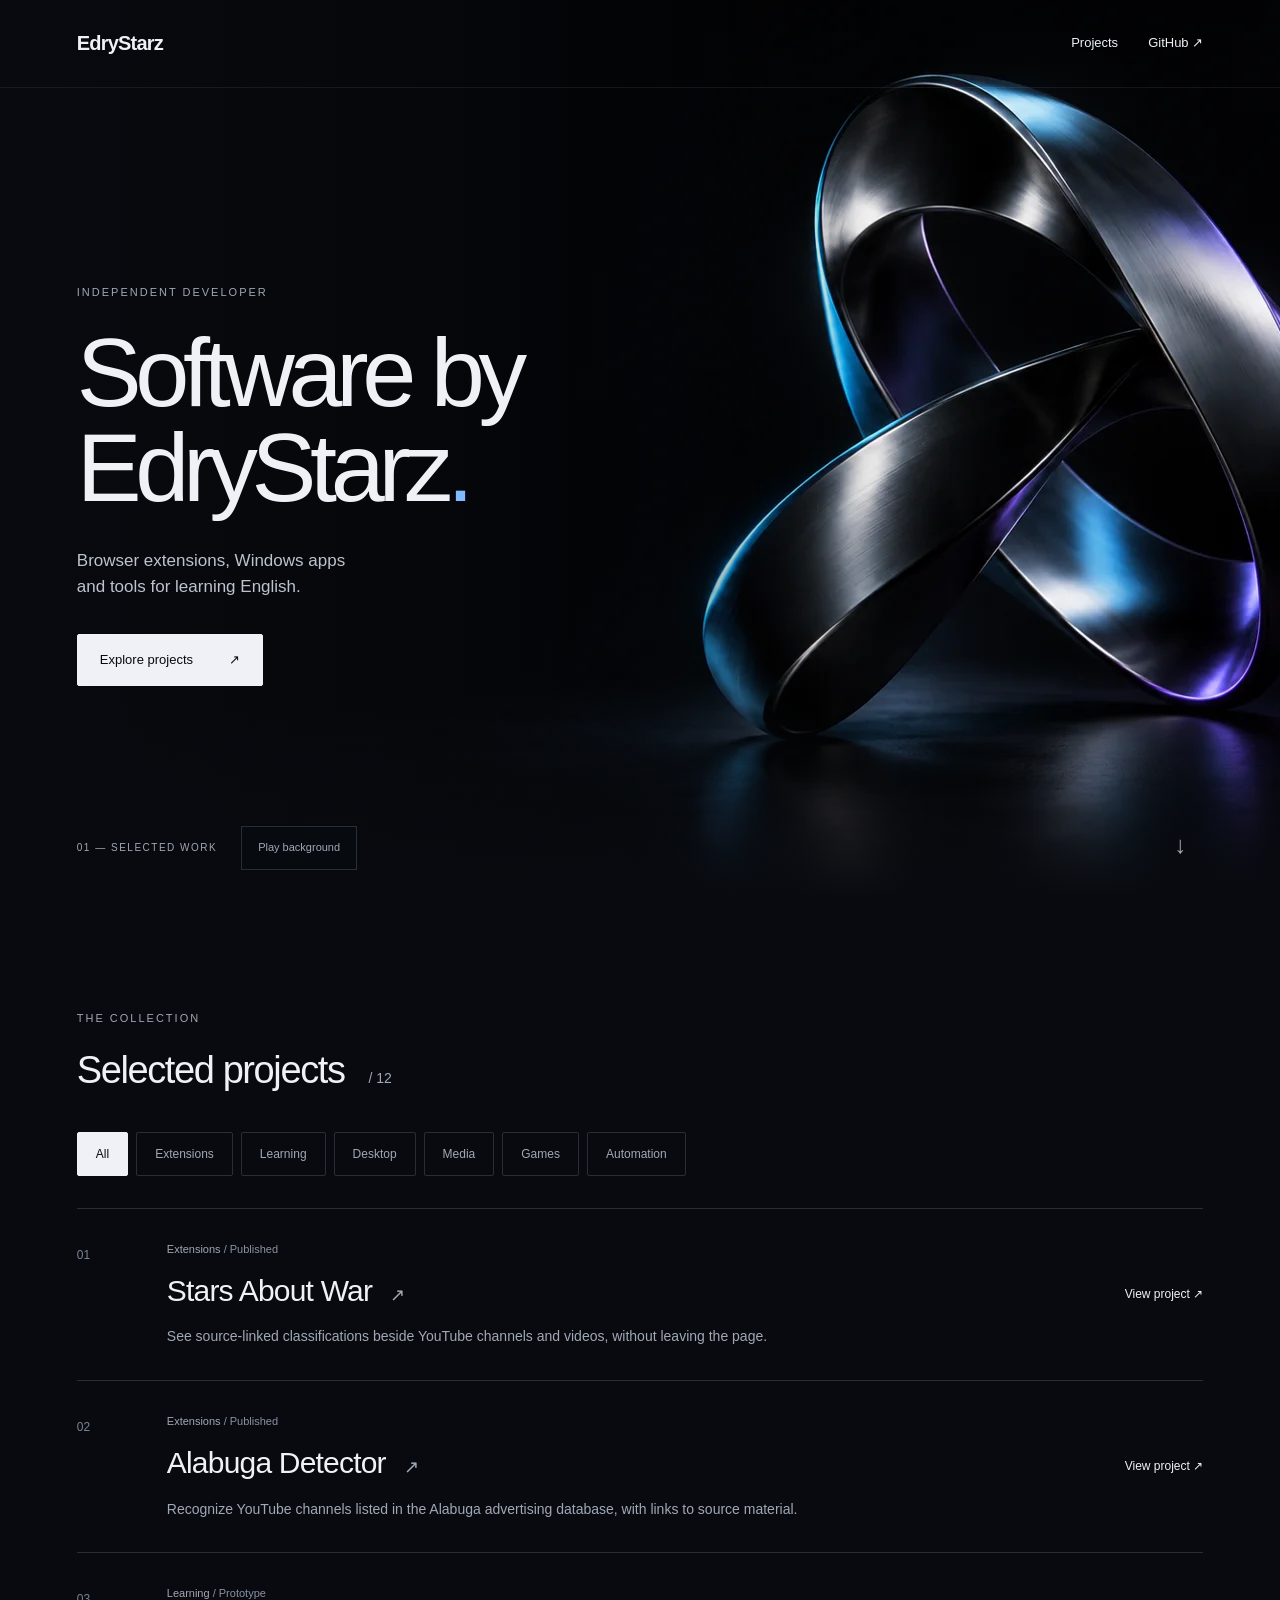
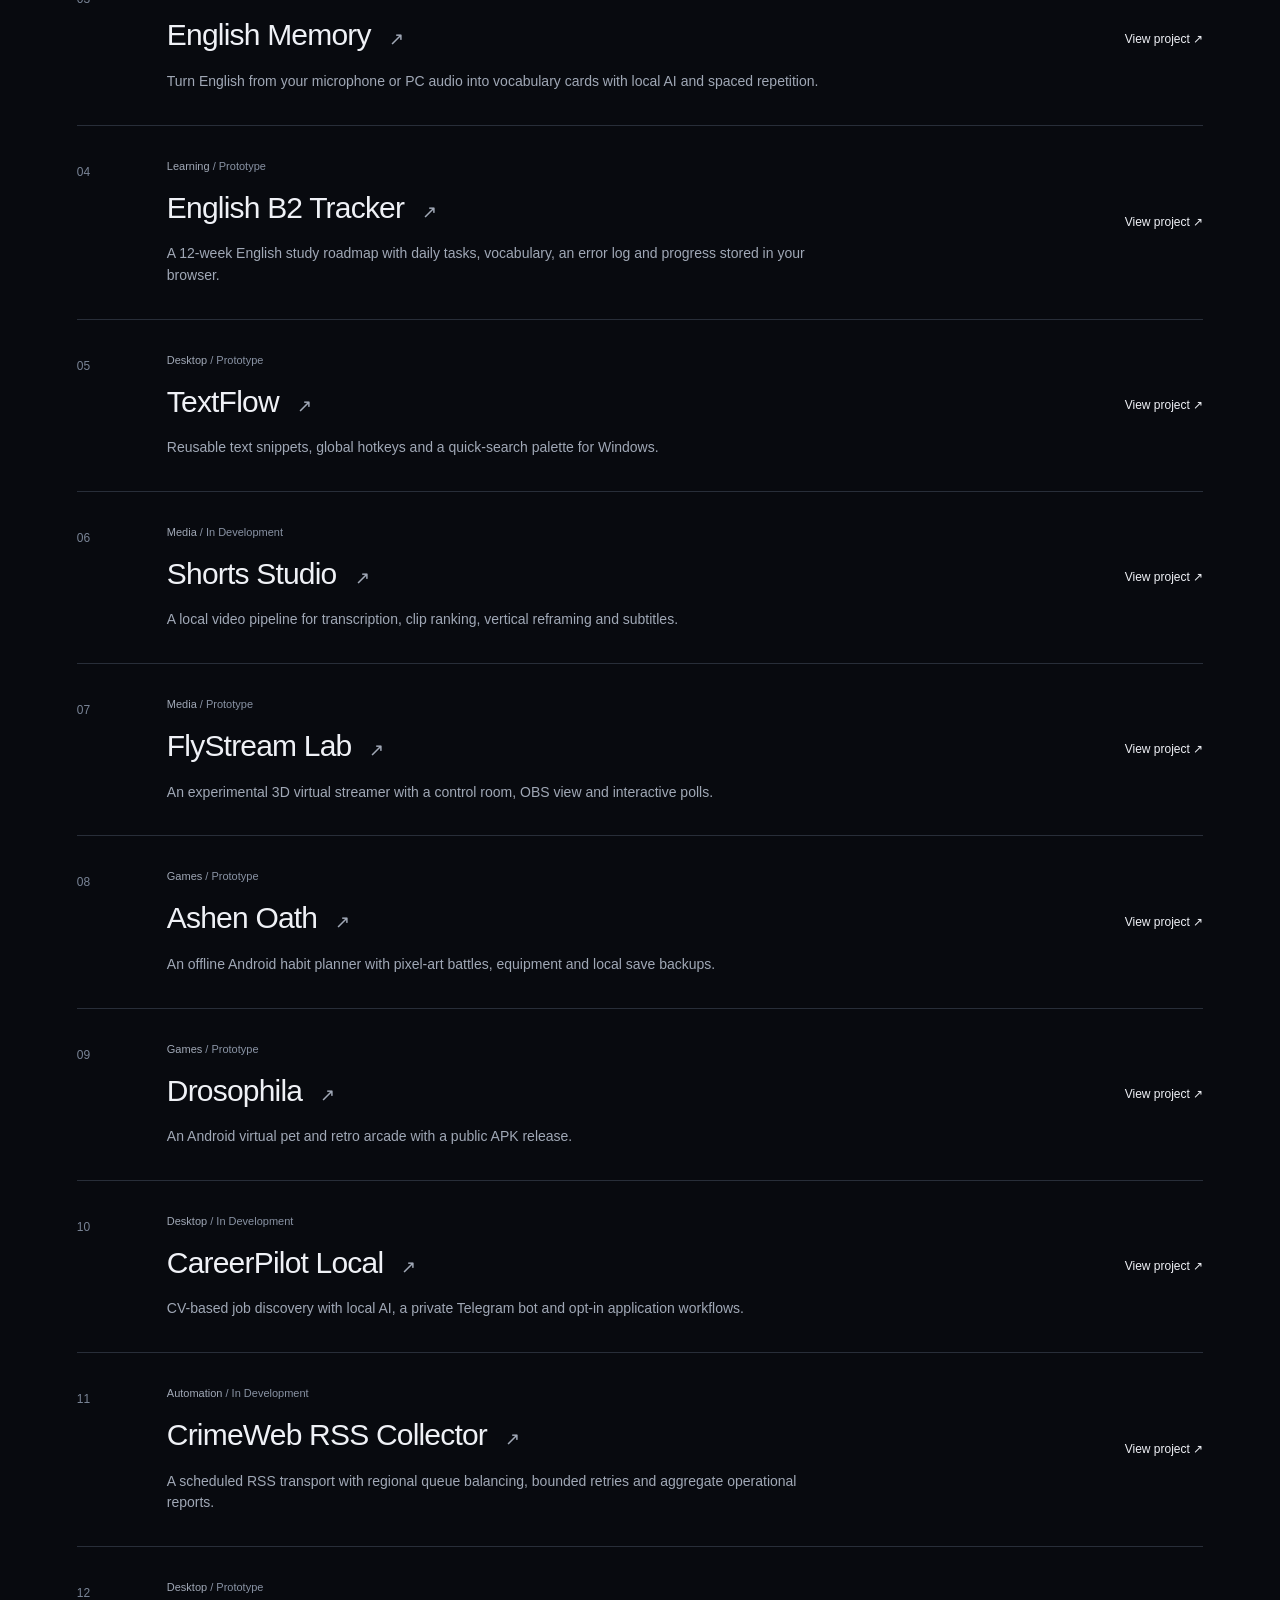
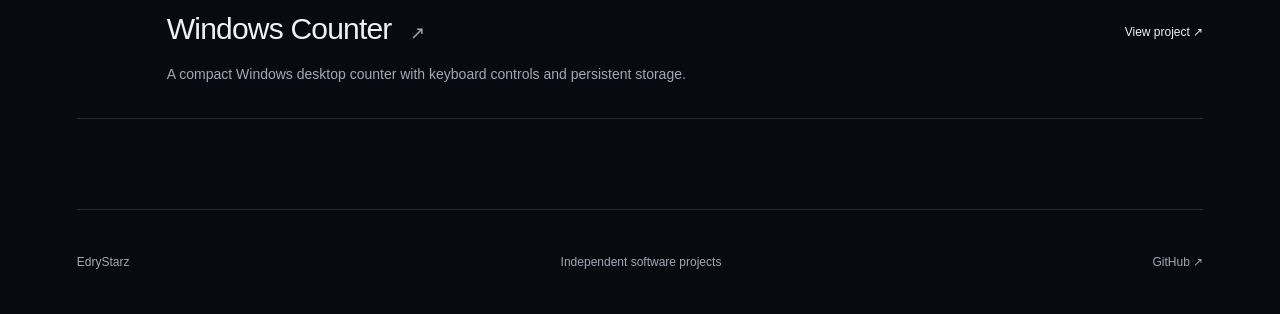
<file: index.html>
<!doctype html><html lang="en"><head><meta charset="utf-8"><meta name="viewport" content="width=device-width,initial-scale=1"><title>EdryStarz — software projects</title><meta name="description" content="Browser extensions, local AI learning tools and Windows utilities."><link rel="canonical" href="https://edrystarz.github.io/"><meta property="og:type" content="website"><meta property="og:title" content="EdryStarz — software projects"><meta property="og:description" content="Browser extensions, local AI learning tools and Windows utilities."><meta property="og:url" content="https://edrystarz.github.io/"><meta property="og:image" content="https://edrystarz.github.io/assets/overview.png"><meta property="og:image:width" content="1200"><meta property="og:image:height" content="630"><meta name="twitter:card" content="summary_large_image"><link rel="icon" href="/assets/favicon.svg" type="image/svg+xml"><link rel="stylesheet" href="/style.css"><script src="/script.js" defer></script></head><body><a class="skip" href="#main">Skip to content</a><header class="nav"><a class="brand" href="/">EdryStarz</a><nav aria-label="Main"><a href="/#projects">Projects</a><a href="https://github.com/EdryStarz">GitHub ↗</a></nav></header><main id="main"><section class="hero"><div class="hero-media" aria-hidden="true"><img src="/assets/hero-poster.webp" alt="" fetchpriority="high"><video muted loop playsinline preload="none" data-ambient-video></video></div><div class="hero-copy"><div class="eyebrow">INDEPENDENT DEVELOPER</div><h1>Software by<br>EdryStarz<span>.</span></h1><p>Browser extensions, Windows apps<br>and tools for learning English.</p><a class="button" href="#projects">Explore projects <span>↗</span></a></div><div class="hero-bottom"><span>01 — SELECTED WORK</span><button type="button" class="video-control" data-video-control hidden>Pause background</button><a href="#projects" aria-label="Scroll to selected projects">↓</a></div></section><section class="catalog" id="projects"><div class="section-heading"><div class="eyebrow">THE COLLECTION</div><h2>Selected projects<span> / 12</span></h2></div><div class="filters" role="group" aria-label="Filter projects"><button type="button" data-filter="All" aria-pressed="true">All</button><button type="button" data-filter="Extensions" aria-pressed="false">Extensions</button><button type="button" data-filter="Learning" aria-pressed="false">Learning</button><button type="button" data-filter="Desktop" aria-pressed="false">Desktop</button><button type="button" data-filter="Media" aria-pressed="false">Media</button><button type="button" data-filter="Games" aria-pressed="false">Games</button><button type="button" data-filter="Automation" aria-pressed="false">Automation</button></div><div class="grid"><article class="project" data-category="Extensions"><span class="project-number">01</span><div><div class="card-meta">Extensions <span> / Published</span></div><h3><a href="/stars-about-war/">Stars About War<span aria-hidden="true">↗</span></a></h3><p>See source-linked classifications beside YouTube channels and videos, without leaving the page.</p></div><a class="project-open" href="/stars-about-war/" aria-label="Explore Stars About War">View project ↗</a></article><article class="project" data-category="Extensions"><span class="project-number">02</span><div><div class="card-meta">Extensions <span> / Published</span></div><h3><a href="/alabuga-detector/">Alabuga Detector<span aria-hidden="true">↗</span></a></h3><p>Recognize YouTube channels listed in the Alabuga advertising database, with links to source material.</p></div><a class="project-open" href="/alabuga-detector/" aria-label="Explore Alabuga Detector">View project ↗</a></article><article class="project" data-category="Learning"><span class="project-number">03</span><div><div class="card-meta">Learning <span> / Prototype</span></div><h3><a href="/english-memory/">English Memory<span aria-hidden="true">↗</span></a></h3><p>Turn English from your microphone or PC audio into vocabulary cards with local AI and spaced repetition.</p></div><a class="project-open" href="/english-memory/" aria-label="Explore English Memory">View project ↗</a></article><article class="project" data-category="Learning"><span class="project-number">04</span><div><div class="card-meta">Learning <span> / Prototype</span></div><h3><a href="/english-b2-tracker/">English B2 Tracker<span aria-hidden="true">↗</span></a></h3><p>A 12-week English study roadmap with daily tasks, vocabulary, an error log and progress stored in your browser.</p></div><a class="project-open" href="/english-b2-tracker/" aria-label="Explore English B2 Tracker">View project ↗</a></article><article class="project" data-category="Desktop"><span class="project-number">05</span><div><div class="card-meta">Desktop <span> / Prototype</span></div><h3><a href="/textflow/">TextFlow<span aria-hidden="true">↗</span></a></h3><p>Reusable text snippets, global hotkeys and a quick-search palette for Windows.</p></div><a class="project-open" href="/textflow/" aria-label="Explore TextFlow">View project ↗</a></article><article class="project" data-category="Media"><span class="project-number">06</span><div><div class="card-meta">Media <span> / In Development</span></div><h3><a href="/shorts-studio/">Shorts Studio<span aria-hidden="true">↗</span></a></h3><p>A local video pipeline for transcription, clip ranking, vertical reframing and subtitles.</p></div><a class="project-open" href="/shorts-studio/" aria-label="Explore Shorts Studio">View project ↗</a></article><article class="project" data-category="Media"><span class="project-number">07</span><div><div class="card-meta">Media <span> / Prototype</span></div><h3><a href="/flystream/">FlyStream Lab<span aria-hidden="true">↗</span></a></h3><p>An experimental 3D virtual streamer with a control room, OBS view and interactive polls.</p></div><a class="project-open" href="/flystream/" aria-label="Explore FlyStream Lab">View project ↗</a></article><article class="project" data-category="Games"><span class="project-number">08</span><div><div class="card-meta">Games <span> / Prototype</span></div><h3><a href="/ashen-oath-overview/">Ashen Oath<span aria-hidden="true">↗</span></a></h3><p>An offline Android habit planner with pixel-art battles, equipment and local save backups.</p></div><a class="project-open" href="/ashen-oath-overview/" aria-label="Explore Ashen Oath">View project ↗</a></article><article class="project" data-category="Games"><span class="project-number">09</span><div><div class="card-meta">Games <span> / Prototype</span></div><h3><a href="/drosophila-overview/">Drosophila<span aria-hidden="true">↗</span></a></h3><p>An Android virtual pet and retro arcade with a public APK release.</p></div><a class="project-open" href="/drosophila-overview/" aria-label="Explore Drosophila">View project ↗</a></article><article class="project" data-category="Desktop"><span class="project-number">10</span><div><div class="card-meta">Desktop <span> / In Development</span></div><h3><a href="/careerpilot-local/">CareerPilot Local<span aria-hidden="true">↗</span></a></h3><p>CV-based job discovery with local AI, a private Telegram bot and opt-in application workflows.</p></div><a class="project-open" href="/careerpilot-local/" aria-label="Explore CareerPilot Local">View project ↗</a></article><article class="project" data-category="Automation"><span class="project-number">11</span><div><div class="card-meta">Automation <span> / In Development</span></div><h3><a href="/crimeweb-collector/">CrimeWeb RSS Collector<span aria-hidden="true">↗</span></a></h3><p>A scheduled RSS transport with regional queue balancing, bounded retries and aggregate operational reports.</p></div><a class="project-open" href="/crimeweb-collector/" aria-label="Explore CrimeWeb RSS Collector">View project ↗</a></article><article class="project" data-category="Desktop"><span class="project-number">12</span><div><div class="card-meta">Desktop <span> / Prototype</span></div><h3><a href="/windows-counter/">Windows Counter<span aria-hidden="true">↗</span></a></h3><p>A compact Windows desktop counter with keyboard controls and persistent storage.</p></div><a class="project-open" href="/windows-counter/" aria-label="Explore Windows Counter">View project ↗</a></article></div></section></main><footer><a href="/">EdryStarz</a><p>Independent software projects</p><a href="https://github.com/EdryStarz">GitHub ↗</a></footer><div id="feedback" role="status" aria-live="polite"></div></body></html>
</file>
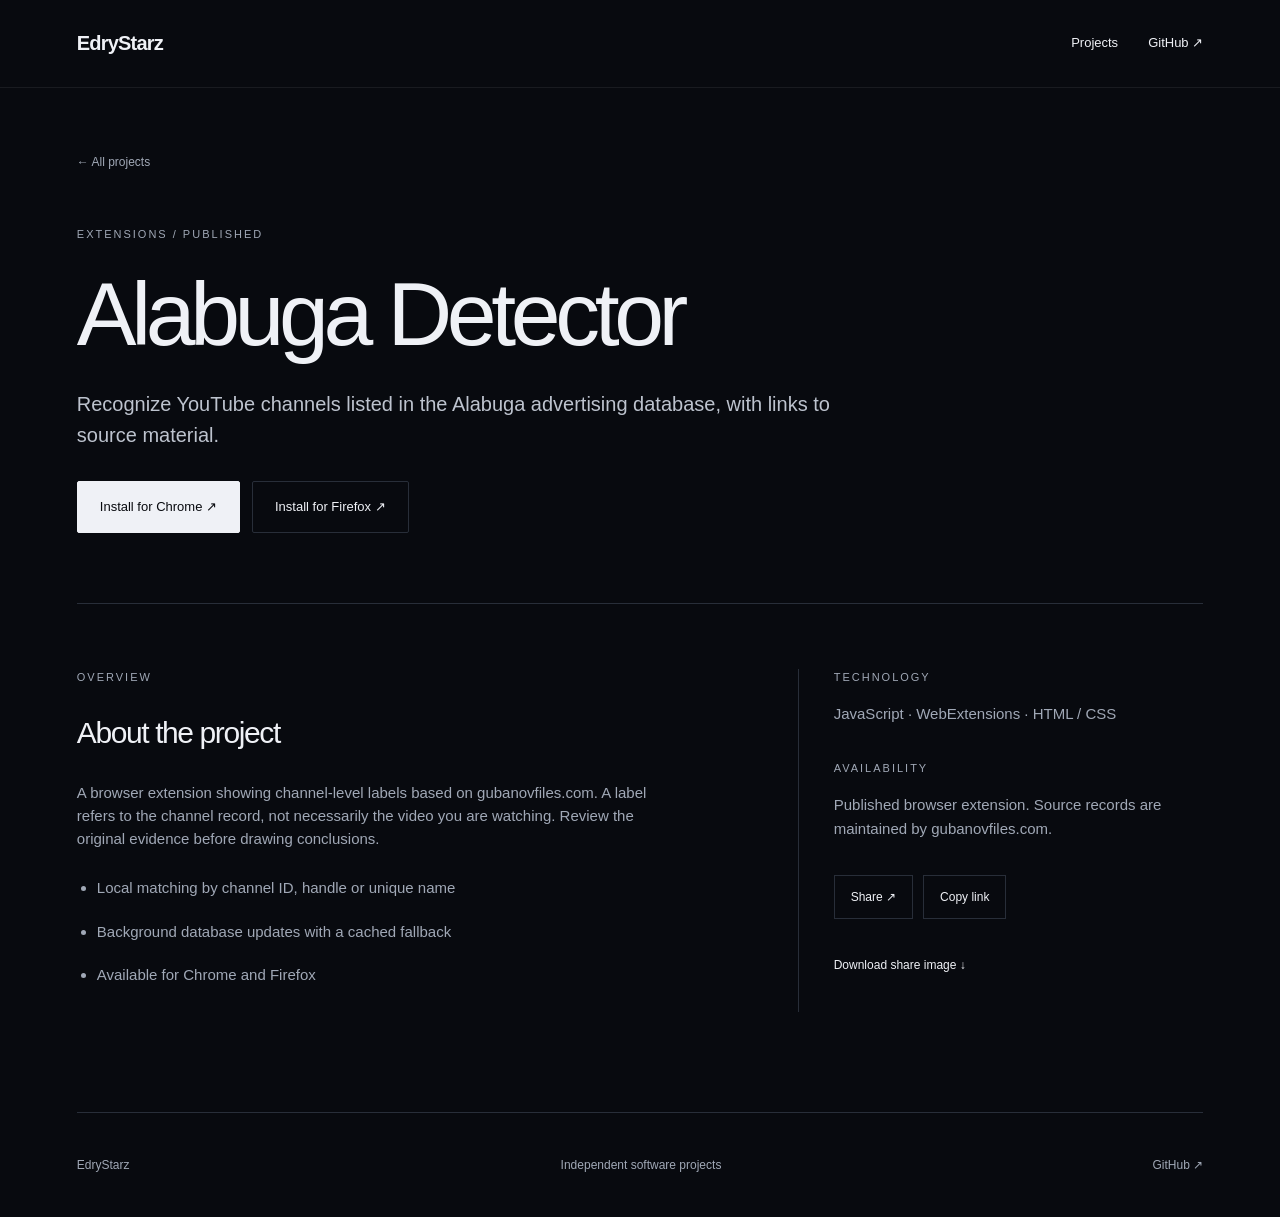
<file: alabuga-detector/index.html>
<!doctype html><html lang="en"><head><meta charset="utf-8"><meta name="viewport" content="width=device-width,initial-scale=1"><title>Alabuga Detector — EdryStarz</title><meta name="description" content="Recognize YouTube channels listed in the Alabuga advertising database, with links to source material."><link rel="canonical" href="https://edrystarz.github.io/alabuga-detector/"><meta property="og:type" content="website"><meta property="og:title" content="Alabuga Detector — EdryStarz"><meta property="og:description" content="Recognize YouTube channels listed in the Alabuga advertising database, with links to source material."><meta property="og:url" content="https://edrystarz.github.io/alabuga-detector/"><meta property="og:image" content="https://edrystarz.github.io/assets/alabuga-detector.png"><meta property="og:image:width" content="1200"><meta property="og:image:height" content="630"><meta name="twitter:card" content="summary_large_image"><link rel="icon" href="/assets/favicon.svg" type="image/svg+xml"><link rel="stylesheet" href="/style.css"><script src="/script.js" defer></script></head><body><a class="skip" href="#main">Skip to content</a><header class="nav"><a class="brand" href="/">EdryStarz</a><nav aria-label="Main"><a href="/#projects">Projects</a><a href="https://github.com/EdryStarz">GitHub ↗</a></nav></header><main id="main"><section class="project-hero"><a class="back" href="/#projects">← All projects</a><div class="eyebrow">EXTENSIONS / PUBLISHED</div><h1>Alabuga Detector</h1><p class="lead">Recognize YouTube channels listed in the Alabuga advertising database, with links to source material.</p><div class="actions"><a class="button" href="https://chromewebstore.google.com/detail/ngfbnchnfaijhmckphhfkhnackjbidog">Install for Chrome ↗</a><a class="button secondary" href="https://addons.mozilla.org/en-US/firefox/addon/alabuga-channel-detector/">Install for Firefox ↗</a></div></section><section class="detail-grid"><div><div class="eyebrow">OVERVIEW</div><h2>About the project</h2><p>A browser extension showing channel-level labels based on gubanovfiles.com. A label refers to the channel record, not necessarily the video you are watching. Review the original evidence before drawing conclusions.</p><ul><li>Local matching by channel ID, handle or unique name</li><li>Background database updates with a cached fallback</li><li>Available for Chrome and Firefox</li></ul></div><div class="project-info"><div class="eyebrow">TECHNOLOGY</div><p class="stack">JavaScript · WebExtensions · HTML / CSS</p><div class="eyebrow">AVAILABILITY</div><aside>Published browser extension. Source records are maintained by gubanovfiles.com.</aside><div class="share"><button type="button" data-share="https://edrystarz.github.io/alabuga-detector/">Share ↗</button><button type="button" data-copy="https://edrystarz.github.io/alabuga-detector/">Copy link</button></div><a class="text-link" href="/assets/alabuga-detector.png" download>Download share image ↓</a></div></section></main><footer><a href="/">EdryStarz</a><p>Independent software projects</p><a href="https://github.com/EdryStarz">GitHub ↗</a></footer><div id="feedback" role="status" aria-live="polite"></div></body></html>
</file>
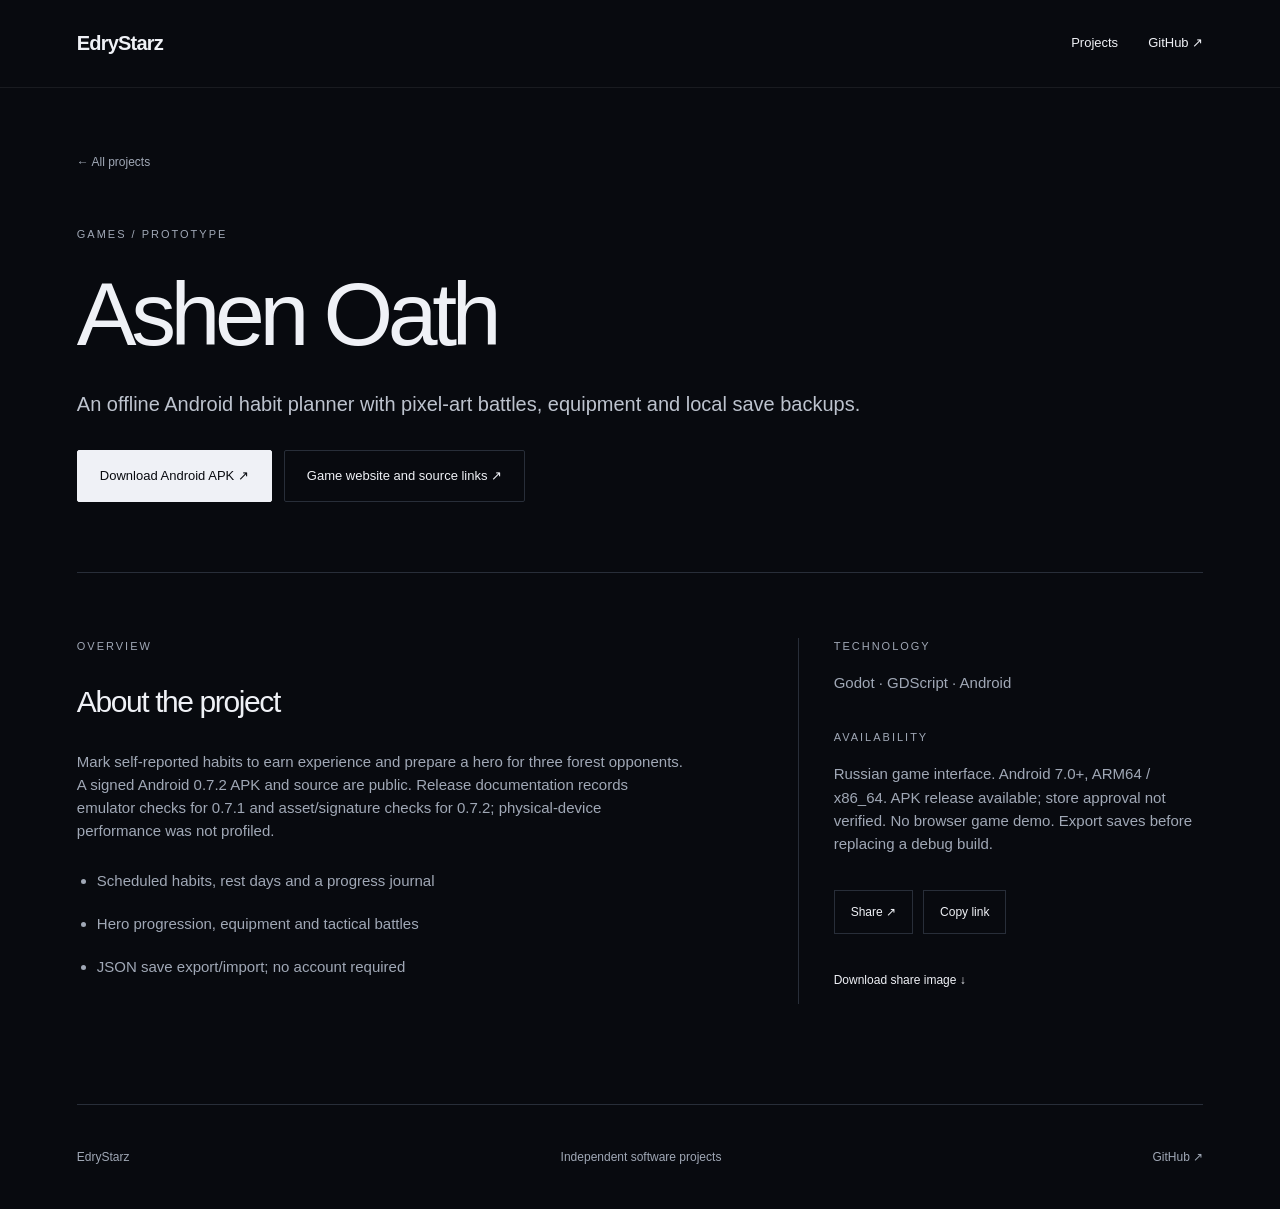
<file: ashen-oath-overview/index.html>
<!doctype html><html lang="en"><head><meta charset="utf-8"><meta name="viewport" content="width=device-width,initial-scale=1"><title>Ashen Oath — EdryStarz</title><meta name="description" content="An offline Android habit planner with pixel-art battles, equipment and local save backups."><link rel="canonical" href="https://edrystarz.github.io/ashen-oath-overview/"><meta property="og:type" content="website"><meta property="og:title" content="Ashen Oath — EdryStarz"><meta property="og:description" content="An offline Android habit planner with pixel-art battles, equipment and local save backups."><meta property="og:url" content="https://edrystarz.github.io/ashen-oath-overview/"><meta property="og:image" content="https://edrystarz.github.io/assets/ashen-oath-overview.png"><meta property="og:image:width" content="1200"><meta property="og:image:height" content="630"><meta name="twitter:card" content="summary_large_image"><link rel="icon" href="/assets/favicon.svg" type="image/svg+xml"><link rel="stylesheet" href="/style.css"><script src="/script.js" defer></script></head><body><a class="skip" href="#main">Skip to content</a><header class="nav"><a class="brand" href="/">EdryStarz</a><nav aria-label="Main"><a href="/#projects">Projects</a><a href="https://github.com/EdryStarz">GitHub ↗</a></nav></header><main id="main"><section class="project-hero"><a class="back" href="/#projects">← All projects</a><div class="eyebrow">GAMES / PROTOTYPE</div><h1>Ashen Oath</h1><p class="lead">An offline Android habit planner with pixel-art battles, equipment and local save backups.</p><div class="actions"><a class="button" href="https://github.com/EdryStarz/ashen-oath/releases/download/v0.7.2/ashen-oath-0.7.2-release.apk">Download Android APK ↗</a><a class="button secondary" href="https://edrystarz.github.io/ashen-oath/">Game website and source links ↗</a></div></section><section class="detail-grid"><div><div class="eyebrow">OVERVIEW</div><h2>About the project</h2><p>Mark self-reported habits to earn experience and prepare a hero for three forest opponents. A signed Android 0.7.2 APK and source are public. Release documentation records emulator checks for 0.7.1 and asset/signature checks for 0.7.2; physical-device performance was not profiled.</p><ul><li>Scheduled habits, rest days and a progress journal</li><li>Hero progression, equipment and tactical battles</li><li>JSON save export/import; no account required</li></ul></div><div class="project-info"><div class="eyebrow">TECHNOLOGY</div><p class="stack">Godot · GDScript · Android</p><div class="eyebrow">AVAILABILITY</div><aside>Russian game interface. Android 7.0+, ARM64 / x86_64. APK release available; store approval not verified. No browser game demo. Export saves before replacing a debug build.</aside><div class="share"><button type="button" data-share="https://edrystarz.github.io/ashen-oath-overview/">Share ↗</button><button type="button" data-copy="https://edrystarz.github.io/ashen-oath-overview/">Copy link</button></div><a class="text-link" href="/assets/ashen-oath-overview.png" download>Download share image ↓</a></div></section></main><footer><a href="/">EdryStarz</a><p>Independent software projects</p><a href="https://github.com/EdryStarz">GitHub ↗</a></footer><div id="feedback" role="status" aria-live="polite"></div></body></html>
</file>
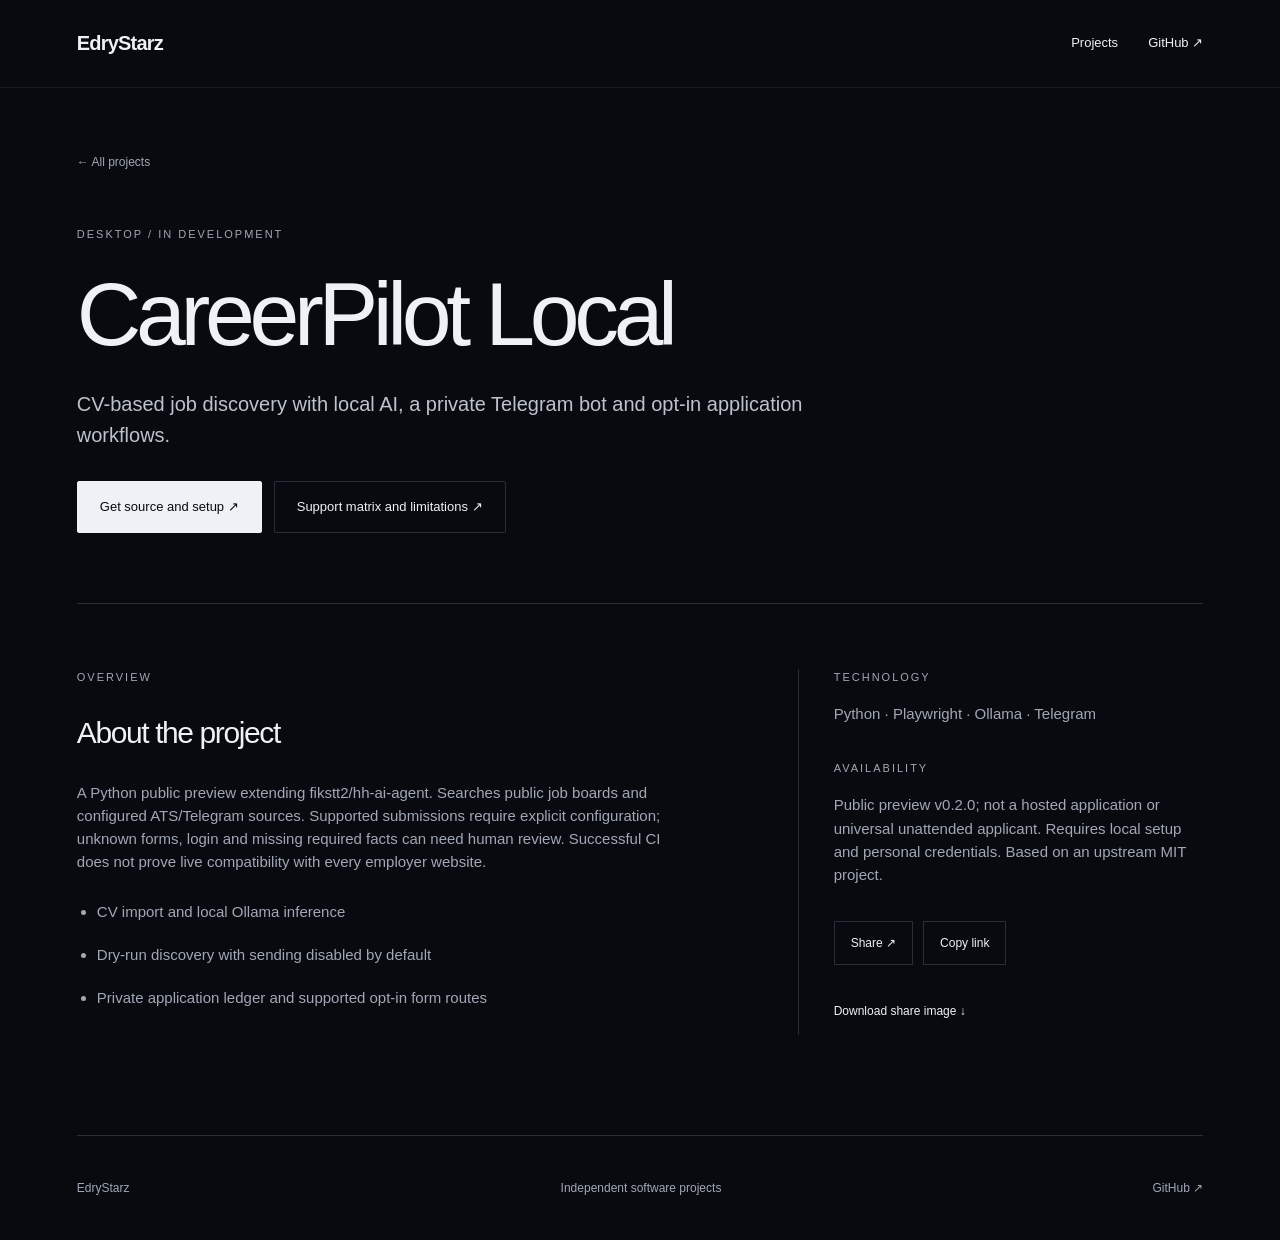
<file: careerpilot-local/index.html>
<!doctype html><html lang="en"><head><meta charset="utf-8"><meta name="viewport" content="width=device-width,initial-scale=1"><title>CareerPilot Local — EdryStarz</title><meta name="description" content="CV-based job discovery with local AI, a private Telegram bot and opt-in application workflows."><link rel="canonical" href="https://edrystarz.github.io/careerpilot-local/"><meta property="og:type" content="website"><meta property="og:title" content="CareerPilot Local — EdryStarz"><meta property="og:description" content="CV-based job discovery with local AI, a private Telegram bot and opt-in application workflows."><meta property="og:url" content="https://edrystarz.github.io/careerpilot-local/"><meta property="og:image" content="https://edrystarz.github.io/assets/careerpilot-local.png"><meta property="og:image:width" content="1200"><meta property="og:image:height" content="630"><meta name="twitter:card" content="summary_large_image"><link rel="icon" href="/assets/favicon.svg" type="image/svg+xml"><link rel="stylesheet" href="/style.css"><script src="/script.js" defer></script></head><body><a class="skip" href="#main">Skip to content</a><header class="nav"><a class="brand" href="/">EdryStarz</a><nav aria-label="Main"><a href="/#projects">Projects</a><a href="https://github.com/EdryStarz">GitHub ↗</a></nav></header><main id="main"><section class="project-hero"><a class="back" href="/#projects">← All projects</a><div class="eyebrow">DESKTOP / IN DEVELOPMENT</div><h1>CareerPilot Local</h1><p class="lead">CV-based job discovery with local AI, a private Telegram bot and opt-in application workflows.</p><div class="actions"><a class="button" href="https://github.com/EdryStarz/careerpilot-local">Get source and setup ↗</a><a class="button secondary" href="https://github.com/EdryStarz/careerpilot-local/blob/codex/public-release/docs/MULTISOURCE.md">Support matrix and limitations ↗</a></div></section><section class="detail-grid"><div><div class="eyebrow">OVERVIEW</div><h2>About the project</h2><p>A Python public preview extending fikstt2/hh-ai-agent. Searches public job boards and configured ATS/Telegram sources. Supported submissions require explicit configuration; unknown forms, login and missing required facts can need human review. Successful CI does not prove live compatibility with every employer website.</p><ul><li>CV import and local Ollama inference</li><li>Dry-run discovery with sending disabled by default</li><li>Private application ledger and supported opt-in form routes</li></ul></div><div class="project-info"><div class="eyebrow">TECHNOLOGY</div><p class="stack">Python · Playwright · Ollama · Telegram</p><div class="eyebrow">AVAILABILITY</div><aside>Public preview v0.2.0; not a hosted application or universal unattended applicant. Requires local setup and personal credentials. Based on an upstream MIT project.</aside><div class="share"><button type="button" data-share="https://edrystarz.github.io/careerpilot-local/">Share ↗</button><button type="button" data-copy="https://edrystarz.github.io/careerpilot-local/">Copy link</button></div><a class="text-link" href="/assets/careerpilot-local.png" download>Download share image ↓</a></div></section></main><footer><a href="/">EdryStarz</a><p>Independent software projects</p><a href="https://github.com/EdryStarz">GitHub ↗</a></footer><div id="feedback" role="status" aria-live="polite"></div></body></html>
</file>
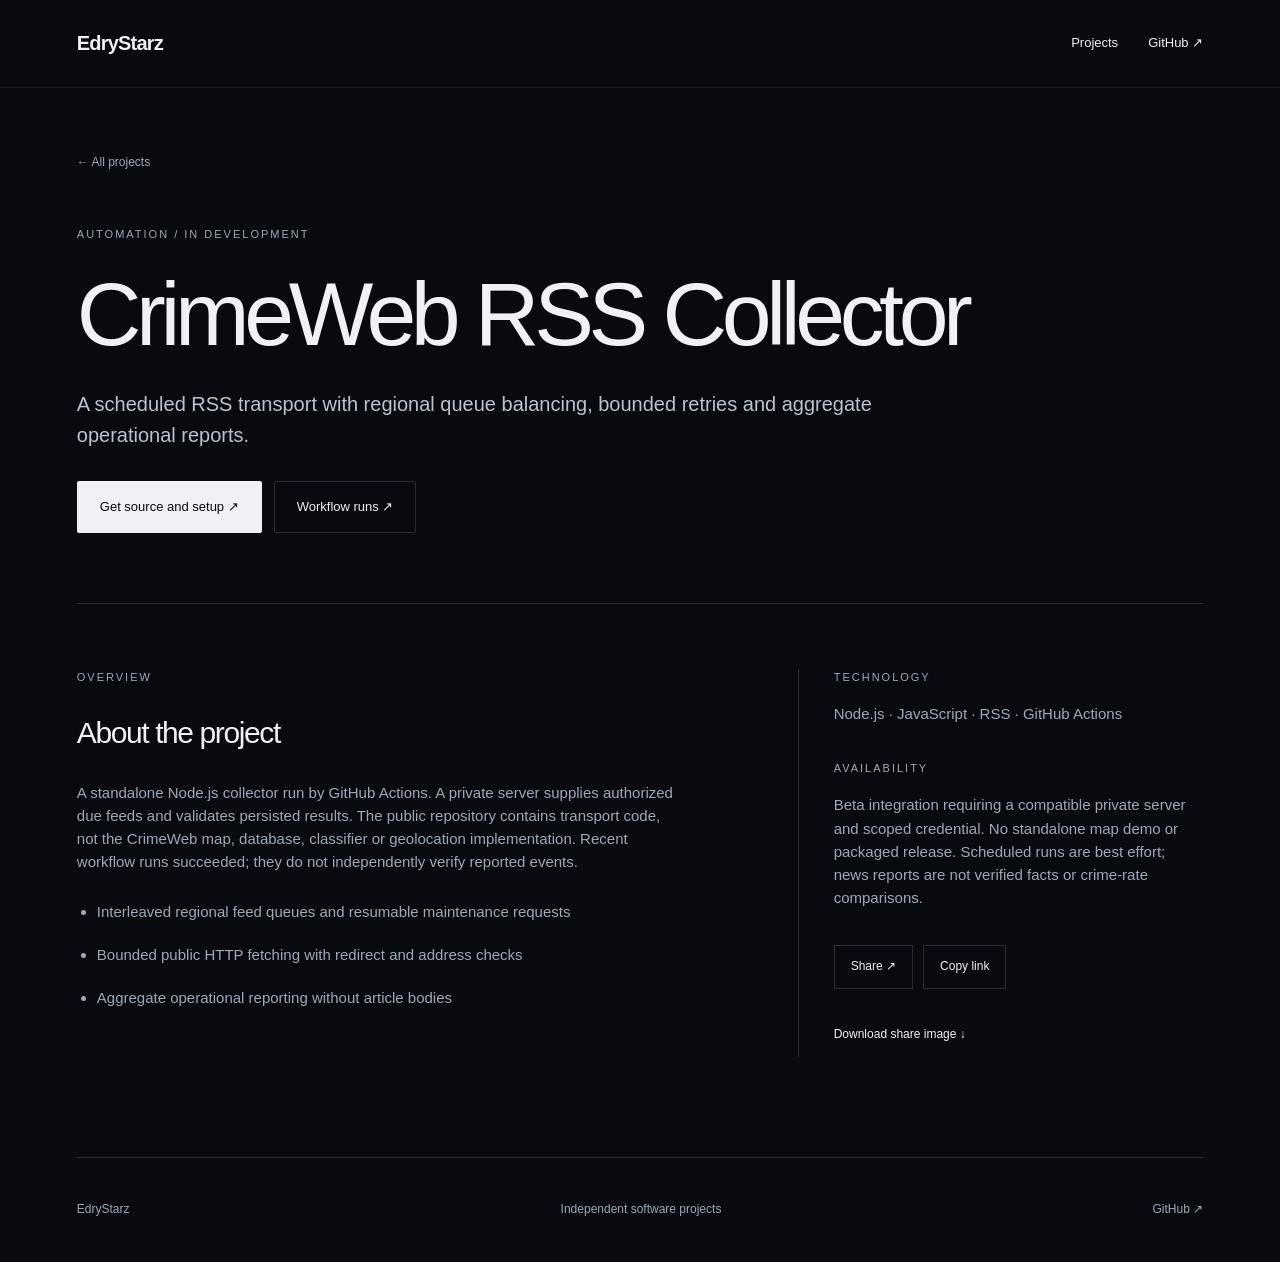
<file: crimeweb-collector/index.html>
<!doctype html><html lang="en"><head><meta charset="utf-8"><meta name="viewport" content="width=device-width,initial-scale=1"><title>CrimeWeb RSS Collector — EdryStarz</title><meta name="description" content="A scheduled RSS transport with regional queue balancing, bounded retries and aggregate operational reports."><link rel="canonical" href="https://edrystarz.github.io/crimeweb-collector/"><meta property="og:type" content="website"><meta property="og:title" content="CrimeWeb RSS Collector — EdryStarz"><meta property="og:description" content="A scheduled RSS transport with regional queue balancing, bounded retries and aggregate operational reports."><meta property="og:url" content="https://edrystarz.github.io/crimeweb-collector/"><meta property="og:image" content="https://edrystarz.github.io/assets/crimeweb-collector.png"><meta property="og:image:width" content="1200"><meta property="og:image:height" content="630"><meta name="twitter:card" content="summary_large_image"><link rel="icon" href="/assets/favicon.svg" type="image/svg+xml"><link rel="stylesheet" href="/style.css"><script src="/script.js" defer></script></head><body><a class="skip" href="#main">Skip to content</a><header class="nav"><a class="brand" href="/">EdryStarz</a><nav aria-label="Main"><a href="/#projects">Projects</a><a href="https://github.com/EdryStarz">GitHub ↗</a></nav></header><main id="main"><section class="project-hero"><a class="back" href="/#projects">← All projects</a><div class="eyebrow">AUTOMATION / IN DEVELOPMENT</div><h1>CrimeWeb RSS Collector</h1><p class="lead">A scheduled RSS transport with regional queue balancing, bounded retries and aggregate operational reports.</p><div class="actions"><a class="button" href="https://github.com/EdryStarz/crimeweb-europe-collector">Get source and setup ↗</a><a class="button secondary" href="https://github.com/EdryStarz/crimeweb-europe-collector/actions">Workflow runs ↗</a></div></section><section class="detail-grid"><div><div class="eyebrow">OVERVIEW</div><h2>About the project</h2><p>A standalone Node.js collector run by GitHub Actions. A private server supplies authorized due feeds and validates persisted results. The public repository contains transport code, not the CrimeWeb map, database, classifier or geolocation implementation. Recent workflow runs succeeded; they do not independently verify reported events.</p><ul><li>Interleaved regional feed queues and resumable maintenance requests</li><li>Bounded public HTTP fetching with redirect and address checks</li><li>Aggregate operational reporting without article bodies</li></ul></div><div class="project-info"><div class="eyebrow">TECHNOLOGY</div><p class="stack">Node.js · JavaScript · RSS · GitHub Actions</p><div class="eyebrow">AVAILABILITY</div><aside>Beta integration requiring a compatible private server and scoped credential. No standalone map demo or packaged release. Scheduled runs are best effort; news reports are not verified facts or crime-rate comparisons.</aside><div class="share"><button type="button" data-share="https://edrystarz.github.io/crimeweb-collector/">Share ↗</button><button type="button" data-copy="https://edrystarz.github.io/crimeweb-collector/">Copy link</button></div><a class="text-link" href="/assets/crimeweb-collector.png" download>Download share image ↓</a></div></section></main><footer><a href="/">EdryStarz</a><p>Independent software projects</p><a href="https://github.com/EdryStarz">GitHub ↗</a></footer><div id="feedback" role="status" aria-live="polite"></div></body></html>
</file>
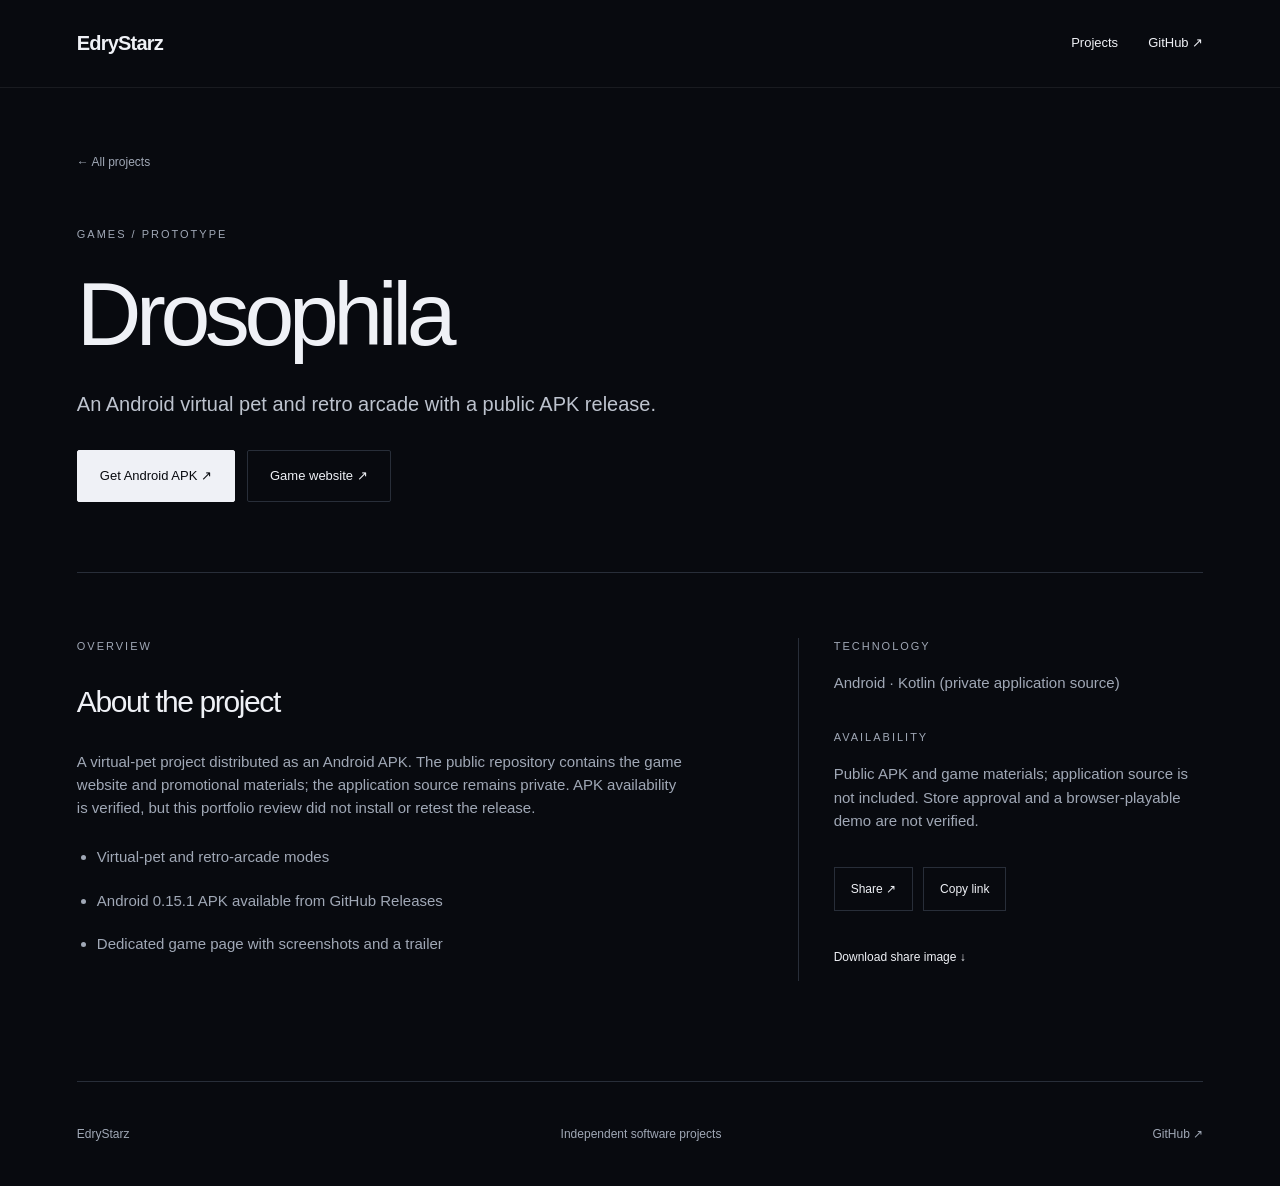
<file: drosophila-overview/index.html>
<!doctype html><html lang="en"><head><meta charset="utf-8"><meta name="viewport" content="width=device-width,initial-scale=1"><title>Drosophila — EdryStarz</title><meta name="description" content="An Android virtual pet and retro arcade with a public APK release."><link rel="canonical" href="https://edrystarz.github.io/drosophila-overview/"><meta property="og:type" content="website"><meta property="og:title" content="Drosophila — EdryStarz"><meta property="og:description" content="An Android virtual pet and retro arcade with a public APK release."><meta property="og:url" content="https://edrystarz.github.io/drosophila-overview/"><meta property="og:image" content="https://edrystarz.github.io/assets/drosophila-overview.png"><meta property="og:image:width" content="1200"><meta property="og:image:height" content="630"><meta name="twitter:card" content="summary_large_image"><link rel="icon" href="/assets/favicon.svg" type="image/svg+xml"><link rel="stylesheet" href="/style.css"><script src="/script.js" defer></script></head><body><a class="skip" href="#main">Skip to content</a><header class="nav"><a class="brand" href="/">EdryStarz</a><nav aria-label="Main"><a href="/#projects">Projects</a><a href="https://github.com/EdryStarz">GitHub ↗</a></nav></header><main id="main"><section class="project-hero"><a class="back" href="/#projects">← All projects</a><div class="eyebrow">GAMES / PROTOTYPE</div><h1>Drosophila</h1><p class="lead">An Android virtual pet and retro arcade with a public APK release.</p><div class="actions"><a class="button" href="https://github.com/EdryStarz/drosophila-game/releases/tag/v0.15.1">Get Android APK ↗</a><a class="button secondary" href="https://edrystarz.github.io/drosophila-game/">Game website ↗</a></div></section><section class="detail-grid"><div><div class="eyebrow">OVERVIEW</div><h2>About the project</h2><p>A virtual-pet project distributed as an Android APK. The public repository contains the game website and promotional materials; the application source remains private. APK availability is verified, but this portfolio review did not install or retest the release.</p><ul><li>Virtual-pet and retro-arcade modes</li><li>Android 0.15.1 APK available from GitHub Releases</li><li>Dedicated game page with screenshots and a trailer</li></ul></div><div class="project-info"><div class="eyebrow">TECHNOLOGY</div><p class="stack">Android · Kotlin (private application source)</p><div class="eyebrow">AVAILABILITY</div><aside>Public APK and game materials; application source is not included. Store approval and a browser-playable demo are not verified.</aside><div class="share"><button type="button" data-share="https://edrystarz.github.io/drosophila-overview/">Share ↗</button><button type="button" data-copy="https://edrystarz.github.io/drosophila-overview/">Copy link</button></div><a class="text-link" href="/assets/drosophila-overview.png" download>Download share image ↓</a></div></section></main><footer><a href="/">EdryStarz</a><p>Independent software projects</p><a href="https://github.com/EdryStarz">GitHub ↗</a></footer><div id="feedback" role="status" aria-live="polite"></div></body></html>
</file>
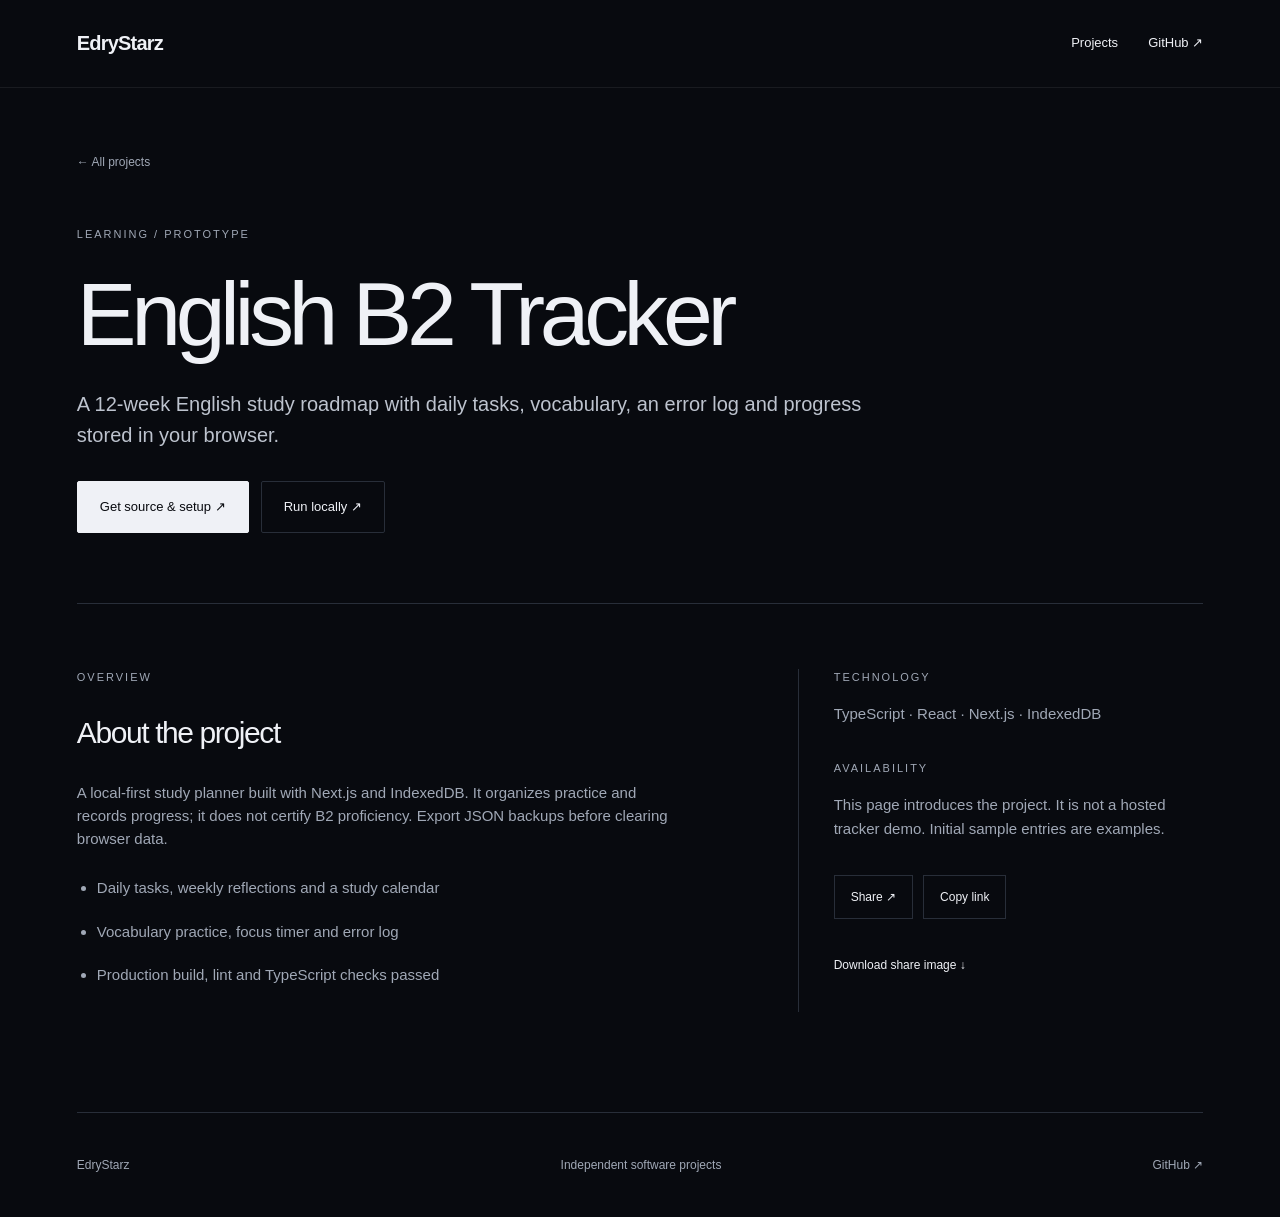
<file: english-b2-tracker/index.html>
<!doctype html><html lang="en"><head><meta charset="utf-8"><meta name="viewport" content="width=device-width,initial-scale=1"><title>English B2 Tracker — EdryStarz</title><meta name="description" content="A 12-week English study roadmap with daily tasks, vocabulary, an error log and progress stored in your browser."><link rel="canonical" href="https://edrystarz.github.io/english-b2-tracker/"><meta property="og:type" content="website"><meta property="og:title" content="English B2 Tracker — EdryStarz"><meta property="og:description" content="A 12-week English study roadmap with daily tasks, vocabulary, an error log and progress stored in your browser."><meta property="og:url" content="https://edrystarz.github.io/english-b2-tracker/"><meta property="og:image" content="https://edrystarz.github.io/assets/english-b2-tracker.png"><meta property="og:image:width" content="1200"><meta property="og:image:height" content="630"><meta name="twitter:card" content="summary_large_image"><link rel="icon" href="/assets/favicon.svg" type="image/svg+xml"><link rel="stylesheet" href="/style.css"><script src="/script.js" defer></script></head><body><a class="skip" href="#main">Skip to content</a><header class="nav"><a class="brand" href="/">EdryStarz</a><nav aria-label="Main"><a href="/#projects">Projects</a><a href="https://github.com/EdryStarz">GitHub ↗</a></nav></header><main id="main"><section class="project-hero"><a class="back" href="/#projects">← All projects</a><div class="eyebrow">LEARNING / PROTOTYPE</div><h1>English B2 Tracker</h1><p class="lead">A 12-week English study roadmap with daily tasks, vocabulary, an error log and progress stored in your browser.</p><div class="actions"><a class="button" href="https://github.com/EdryStarz/english-b2-tracker">Get source & setup ↗</a><a class="button secondary" href="https://github.com/EdryStarz/english-b2-tracker#run-locally">Run locally ↗</a></div></section><section class="detail-grid"><div><div class="eyebrow">OVERVIEW</div><h2>About the project</h2><p>A local-first study planner built with Next.js and IndexedDB. It organizes practice and records progress; it does not certify B2 proficiency. Export JSON backups before clearing browser data.</p><ul><li>Daily tasks, weekly reflections and a study calendar</li><li>Vocabulary practice, focus timer and error log</li><li>Production build, lint and TypeScript checks passed</li></ul></div><div class="project-info"><div class="eyebrow">TECHNOLOGY</div><p class="stack">TypeScript · React · Next.js · IndexedDB</p><div class="eyebrow">AVAILABILITY</div><aside>This page introduces the project. It is not a hosted tracker demo. Initial sample entries are examples.</aside><div class="share"><button type="button" data-share="https://edrystarz.github.io/english-b2-tracker/">Share ↗</button><button type="button" data-copy="https://edrystarz.github.io/english-b2-tracker/">Copy link</button></div><a class="text-link" href="/assets/english-b2-tracker.png" download>Download share image ↓</a></div></section></main><footer><a href="/">EdryStarz</a><p>Independent software projects</p><a href="https://github.com/EdryStarz">GitHub ↗</a></footer><div id="feedback" role="status" aria-live="polite"></div></body></html>
</file>
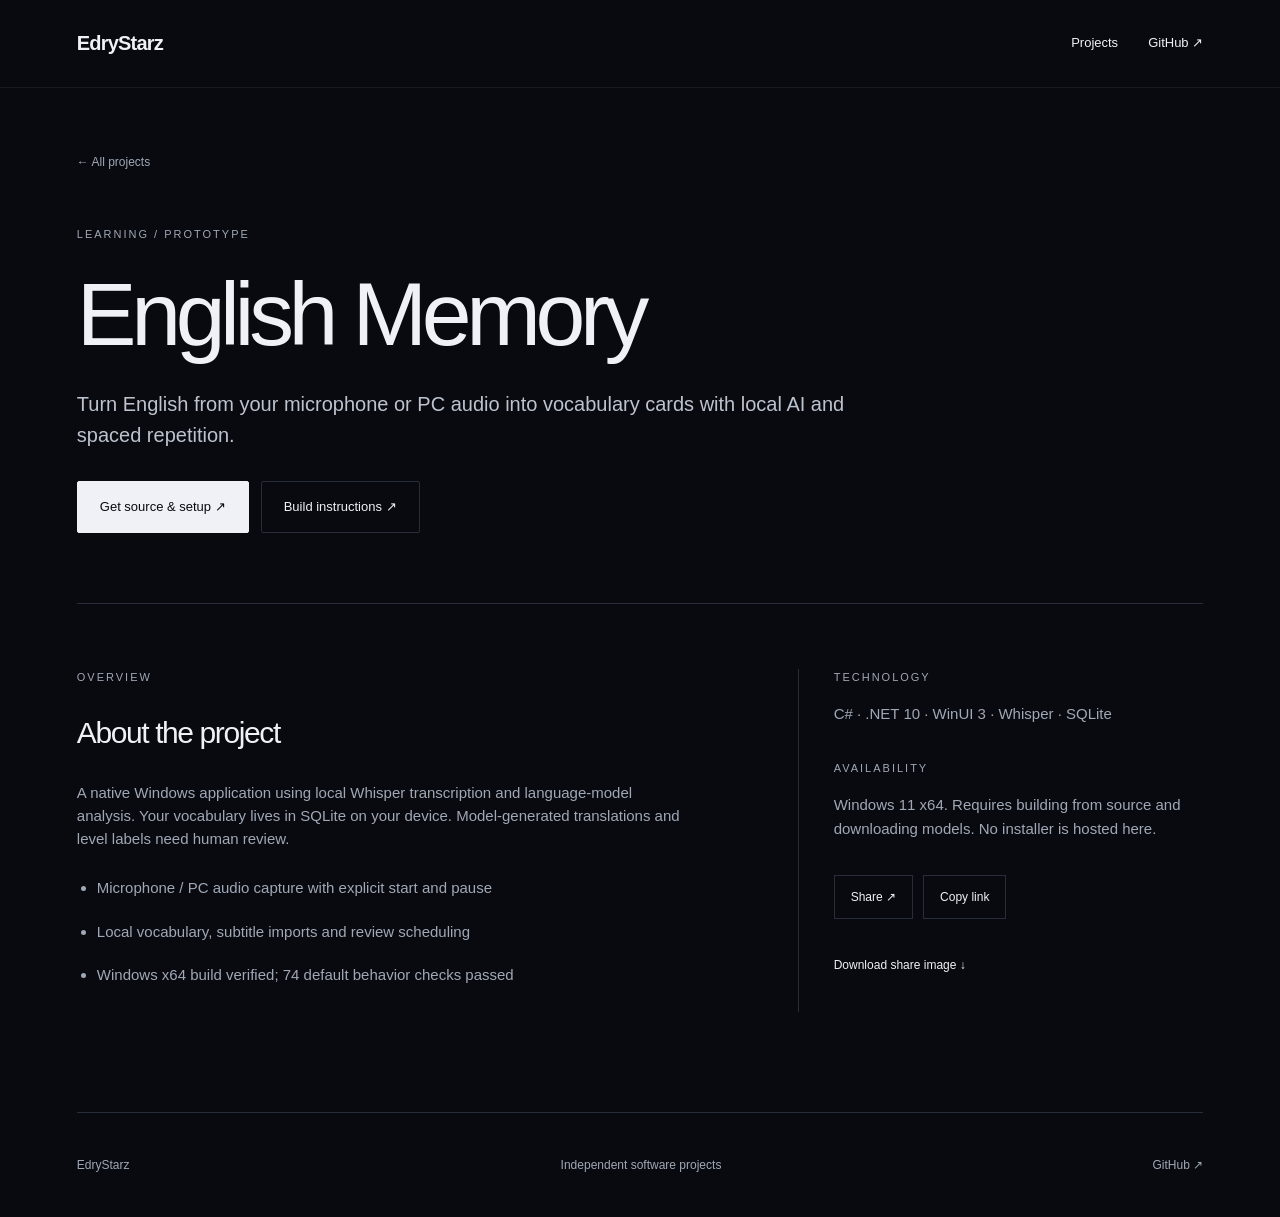
<file: english-memory/index.html>
<!doctype html><html lang="en"><head><meta charset="utf-8"><meta name="viewport" content="width=device-width,initial-scale=1"><title>English Memory — EdryStarz</title><meta name="description" content="Turn English from your microphone or PC audio into vocabulary cards with local AI and spaced repetition."><link rel="canonical" href="https://edrystarz.github.io/english-memory/"><meta property="og:type" content="website"><meta property="og:title" content="English Memory — EdryStarz"><meta property="og:description" content="Turn English from your microphone or PC audio into vocabulary cards with local AI and spaced repetition."><meta property="og:url" content="https://edrystarz.github.io/english-memory/"><meta property="og:image" content="https://edrystarz.github.io/assets/english-memory.png"><meta property="og:image:width" content="1200"><meta property="og:image:height" content="630"><meta name="twitter:card" content="summary_large_image"><link rel="icon" href="/assets/favicon.svg" type="image/svg+xml"><link rel="stylesheet" href="/style.css"><script src="/script.js" defer></script></head><body><a class="skip" href="#main">Skip to content</a><header class="nav"><a class="brand" href="/">EdryStarz</a><nav aria-label="Main"><a href="/#projects">Projects</a><a href="https://github.com/EdryStarz">GitHub ↗</a></nav></header><main id="main"><section class="project-hero"><a class="back" href="/#projects">← All projects</a><div class="eyebrow">LEARNING / PROTOTYPE</div><h1>English Memory</h1><p class="lead">Turn English from your microphone or PC audio into vocabulary cards with local AI and spaced repetition.</p><div class="actions"><a class="button" href="https://github.com/EdryStarz/english-memory">Get source & setup ↗</a><a class="button secondary" href="https://github.com/EdryStarz/english-memory#build-and-run">Build instructions ↗</a></div></section><section class="detail-grid"><div><div class="eyebrow">OVERVIEW</div><h2>About the project</h2><p>A native Windows application using local Whisper transcription and language-model analysis. Your vocabulary lives in SQLite on your device. Model-generated translations and level labels need human review.</p><ul><li>Microphone / PC audio capture with explicit start and pause</li><li>Local vocabulary, subtitle imports and review scheduling</li><li>Windows x64 build verified; 74 default behavior checks passed</li></ul></div><div class="project-info"><div class="eyebrow">TECHNOLOGY</div><p class="stack">C# · .NET 10 · WinUI 3 · Whisper · SQLite</p><div class="eyebrow">AVAILABILITY</div><aside>Windows 11 x64. Requires building from source and downloading models. No installer is hosted here.</aside><div class="share"><button type="button" data-share="https://edrystarz.github.io/english-memory/">Share ↗</button><button type="button" data-copy="https://edrystarz.github.io/english-memory/">Copy link</button></div><a class="text-link" href="/assets/english-memory.png" download>Download share image ↓</a></div></section></main><footer><a href="/">EdryStarz</a><p>Independent software projects</p><a href="https://github.com/EdryStarz">GitHub ↗</a></footer><div id="feedback" role="status" aria-live="polite"></div></body></html>
</file>
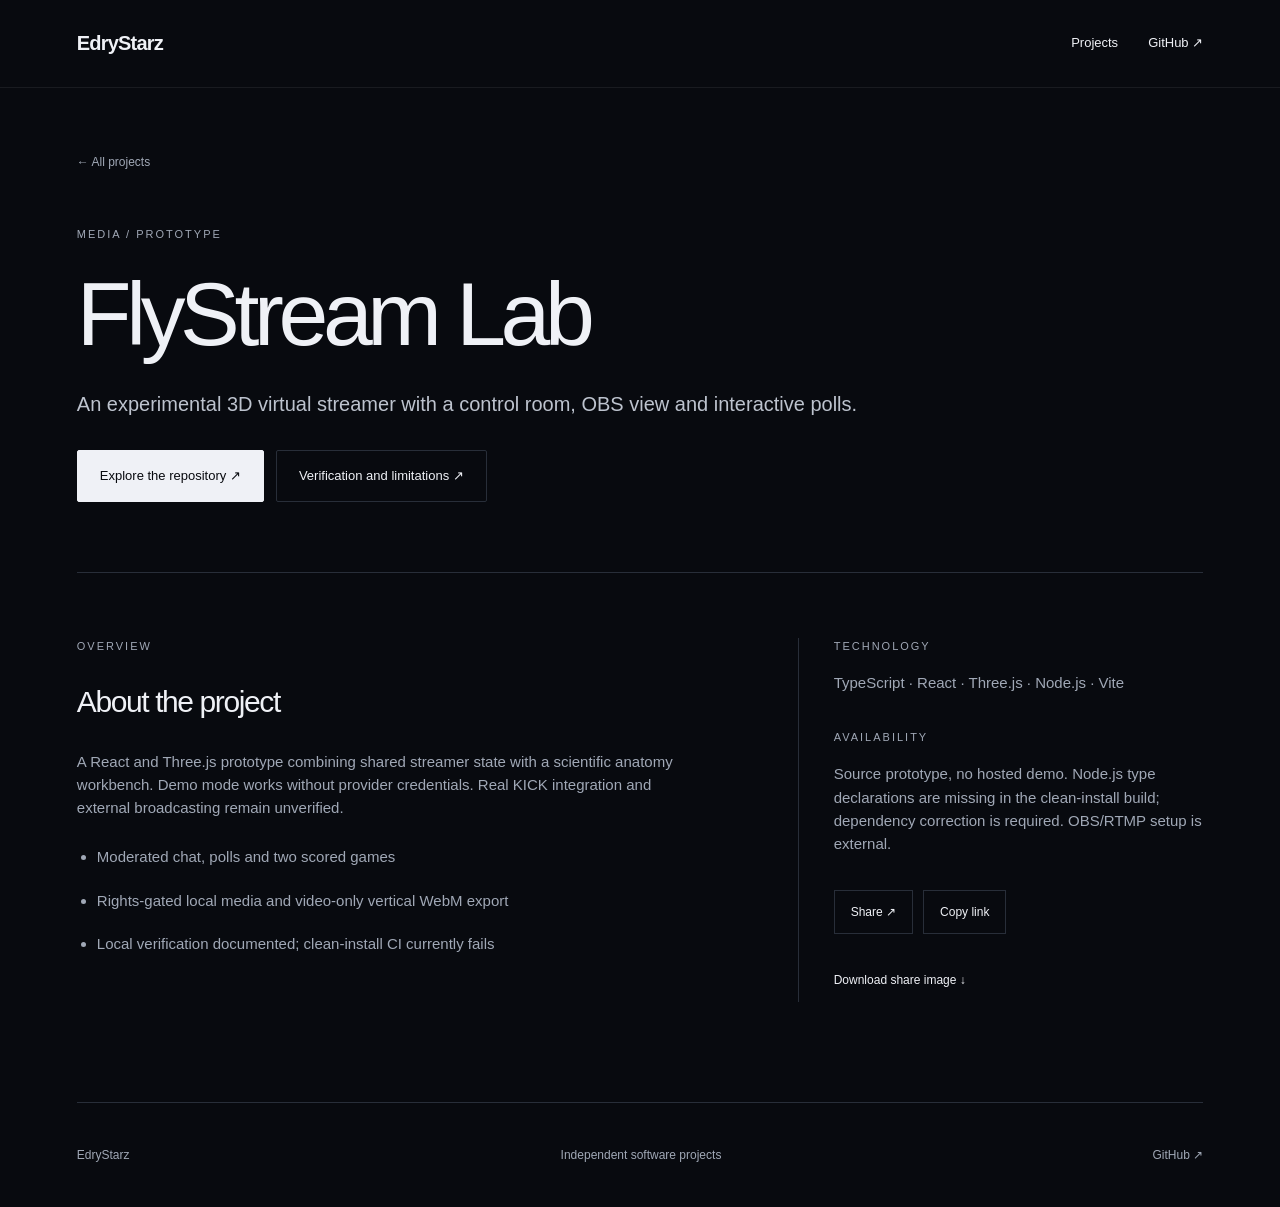
<file: flystream/index.html>
<!doctype html><html lang="en"><head><meta charset="utf-8"><meta name="viewport" content="width=device-width,initial-scale=1"><title>FlyStream Lab — EdryStarz</title><meta name="description" content="An experimental 3D virtual streamer with a control room, OBS view and interactive polls."><link rel="canonical" href="https://edrystarz.github.io/flystream/"><meta property="og:type" content="website"><meta property="og:title" content="FlyStream Lab — EdryStarz"><meta property="og:description" content="An experimental 3D virtual streamer with a control room, OBS view and interactive polls."><meta property="og:url" content="https://edrystarz.github.io/flystream/"><meta property="og:image" content="https://edrystarz.github.io/assets/flystream.png"><meta property="og:image:width" content="1200"><meta property="og:image:height" content="630"><meta name="twitter:card" content="summary_large_image"><link rel="icon" href="/assets/favicon.svg" type="image/svg+xml"><link rel="stylesheet" href="/style.css"><script src="/script.js" defer></script></head><body><a class="skip" href="#main">Skip to content</a><header class="nav"><a class="brand" href="/">EdryStarz</a><nav aria-label="Main"><a href="/#projects">Projects</a><a href="https://github.com/EdryStarz">GitHub ↗</a></nav></header><main id="main"><section class="project-hero"><a class="back" href="/#projects">← All projects</a><div class="eyebrow">MEDIA / PROTOTYPE</div><h1>FlyStream Lab</h1><p class="lead">An experimental 3D virtual streamer with a control room, OBS view and interactive polls.</p><div class="actions"><a class="button" href="https://github.com/EdryStarz/FlyStream">Explore the repository ↗</a><a class="button secondary" href="https://github.com/EdryStarz/FlyStream/blob/main/docs/VERIFICATION.md">Verification and limitations ↗</a></div></section><section class="detail-grid"><div><div class="eyebrow">OVERVIEW</div><h2>About the project</h2><p>A React and Three.js prototype combining shared streamer state with a scientific anatomy workbench. Demo mode works without provider credentials. Real KICK integration and external broadcasting remain unverified.</p><ul><li>Moderated chat, polls and two scored games</li><li>Rights-gated local media and video-only vertical WebM export</li><li>Local verification documented; clean-install CI currently fails</li></ul></div><div class="project-info"><div class="eyebrow">TECHNOLOGY</div><p class="stack">TypeScript · React · Three.js · Node.js · Vite</p><div class="eyebrow">AVAILABILITY</div><aside>Source prototype, no hosted demo. Node.js type declarations are missing in the clean-install build; dependency correction is required. OBS/RTMP setup is external.</aside><div class="share"><button type="button" data-share="https://edrystarz.github.io/flystream/">Share ↗</button><button type="button" data-copy="https://edrystarz.github.io/flystream/">Copy link</button></div><a class="text-link" href="/assets/flystream.png" download>Download share image ↓</a></div></section></main><footer><a href="/">EdryStarz</a><p>Independent software projects</p><a href="https://github.com/EdryStarz">GitHub ↗</a></footer><div id="feedback" role="status" aria-live="polite"></div></body></html>
</file>
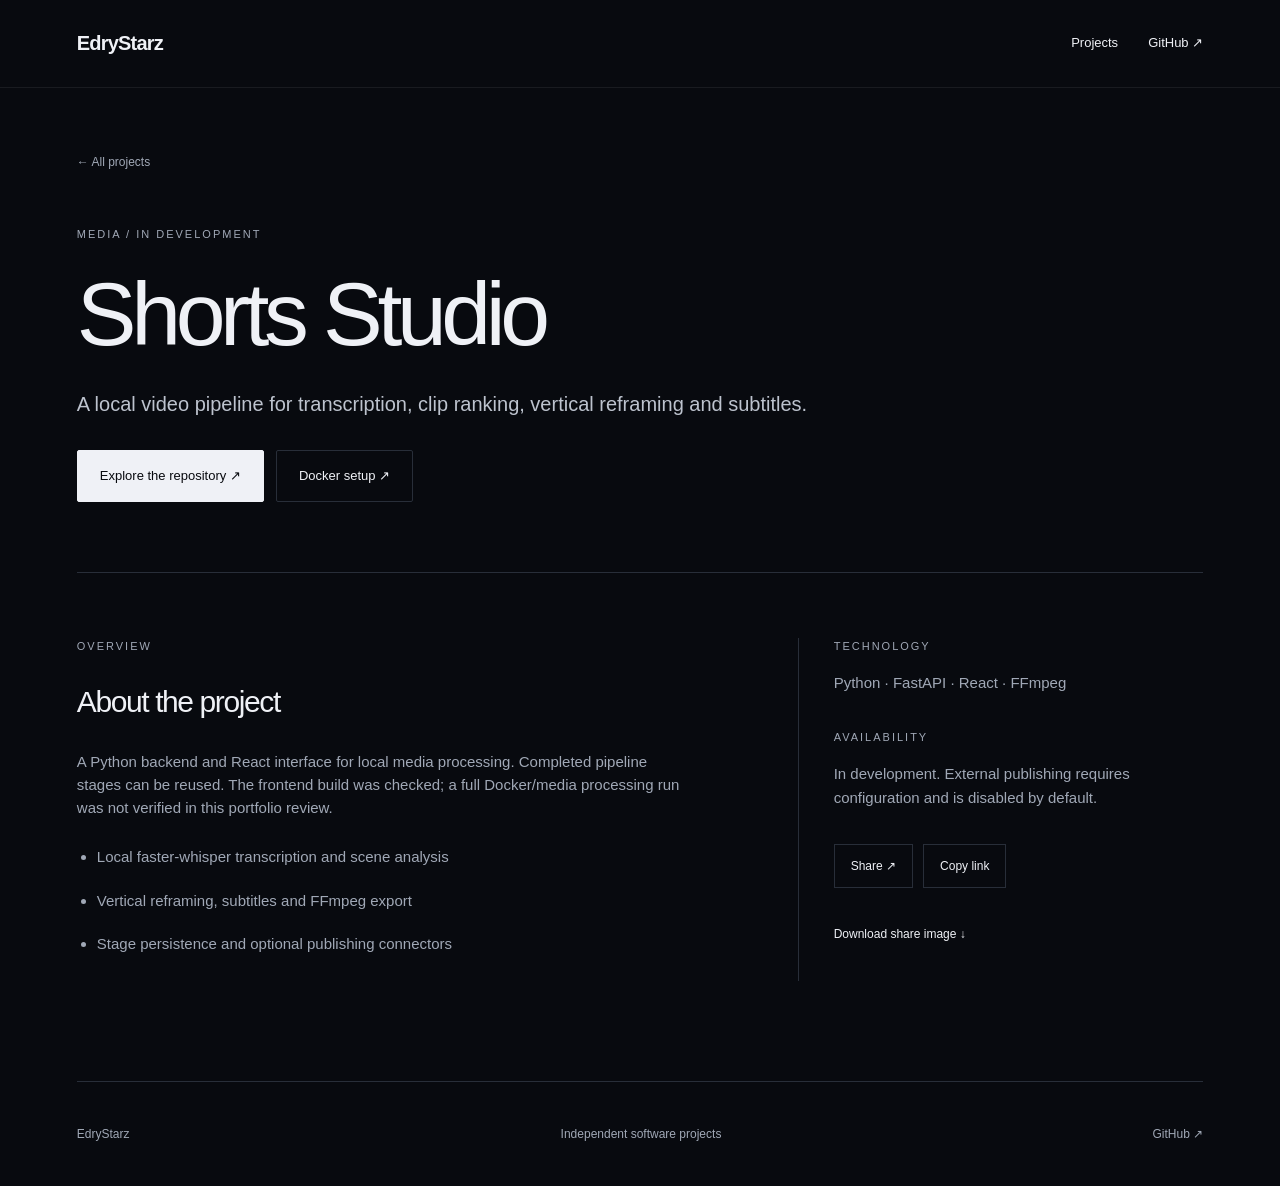
<file: shorts-studio/index.html>
<!doctype html><html lang="en"><head><meta charset="utf-8"><meta name="viewport" content="width=device-width,initial-scale=1"><title>Shorts Studio — EdryStarz</title><meta name="description" content="A local video pipeline for transcription, clip ranking, vertical reframing and subtitles."><link rel="canonical" href="https://edrystarz.github.io/shorts-studio/"><meta property="og:type" content="website"><meta property="og:title" content="Shorts Studio — EdryStarz"><meta property="og:description" content="A local video pipeline for transcription, clip ranking, vertical reframing and subtitles."><meta property="og:url" content="https://edrystarz.github.io/shorts-studio/"><meta property="og:image" content="https://edrystarz.github.io/assets/shorts-studio.png"><meta property="og:image:width" content="1200"><meta property="og:image:height" content="630"><meta name="twitter:card" content="summary_large_image"><link rel="icon" href="/assets/favicon.svg" type="image/svg+xml"><link rel="stylesheet" href="/style.css"><script src="/script.js" defer></script></head><body><a class="skip" href="#main">Skip to content</a><header class="nav"><a class="brand" href="/">EdryStarz</a><nav aria-label="Main"><a href="/#projects">Projects</a><a href="https://github.com/EdryStarz">GitHub ↗</a></nav></header><main id="main"><section class="project-hero"><a class="back" href="/#projects">← All projects</a><div class="eyebrow">MEDIA / IN DEVELOPMENT</div><h1>Shorts Studio</h1><p class="lead">A local video pipeline for transcription, clip ranking, vertical reframing and subtitles.</p><div class="actions"><a class="button" href="https://github.com/EdryStarz/shorts-studio">Explore the repository ↗</a><a class="button secondary" href="https://github.com/EdryStarz/shorts-studio#run-with-docker">Docker setup ↗</a></div></section><section class="detail-grid"><div><div class="eyebrow">OVERVIEW</div><h2>About the project</h2><p>A Python backend and React interface for local media processing. Completed pipeline stages can be reused. The frontend build was checked; a full Docker/media processing run was not verified in this portfolio review.</p><ul><li>Local faster-whisper transcription and scene analysis</li><li>Vertical reframing, subtitles and FFmpeg export</li><li>Stage persistence and optional publishing connectors</li></ul></div><div class="project-info"><div class="eyebrow">TECHNOLOGY</div><p class="stack">Python · FastAPI · React · FFmpeg</p><div class="eyebrow">AVAILABILITY</div><aside>In development. External publishing requires configuration and is disabled by default.</aside><div class="share"><button type="button" data-share="https://edrystarz.github.io/shorts-studio/">Share ↗</button><button type="button" data-copy="https://edrystarz.github.io/shorts-studio/">Copy link</button></div><a class="text-link" href="/assets/shorts-studio.png" download>Download share image ↓</a></div></section></main><footer><a href="/">EdryStarz</a><p>Independent software projects</p><a href="https://github.com/EdryStarz">GitHub ↗</a></footer><div id="feedback" role="status" aria-live="polite"></div></body></html>
</file>
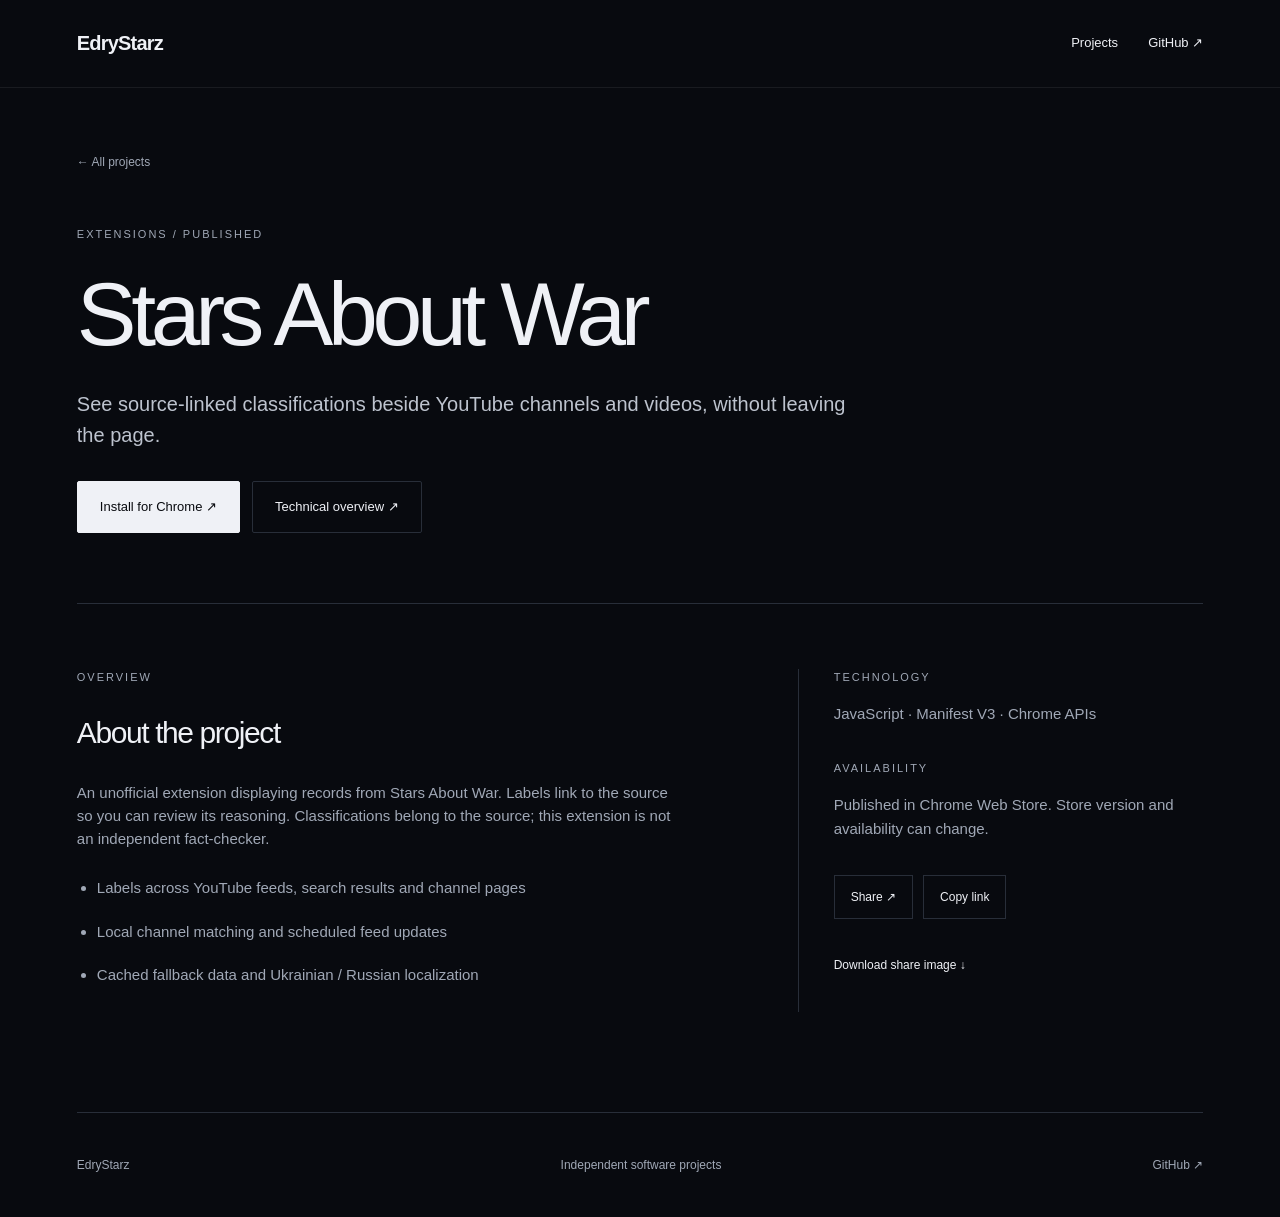
<file: stars-about-war/index.html>
<!doctype html><html lang="en"><head><meta charset="utf-8"><meta name="viewport" content="width=device-width,initial-scale=1"><title>Stars About War — EdryStarz</title><meta name="description" content="See source-linked classifications beside YouTube channels and videos, without leaving the page."><link rel="canonical" href="https://edrystarz.github.io/stars-about-war/"><meta property="og:type" content="website"><meta property="og:title" content="Stars About War — EdryStarz"><meta property="og:description" content="See source-linked classifications beside YouTube channels and videos, without leaving the page."><meta property="og:url" content="https://edrystarz.github.io/stars-about-war/"><meta property="og:image" content="https://edrystarz.github.io/assets/stars-about-war.png"><meta property="og:image:width" content="1200"><meta property="og:image:height" content="630"><meta name="twitter:card" content="summary_large_image"><link rel="icon" href="/assets/favicon.svg" type="image/svg+xml"><link rel="stylesheet" href="/style.css"><script src="/script.js" defer></script></head><body><a class="skip" href="#main">Skip to content</a><header class="nav"><a class="brand" href="/">EdryStarz</a><nav aria-label="Main"><a href="/#projects">Projects</a><a href="https://github.com/EdryStarz">GitHub ↗</a></nav></header><main id="main"><section class="project-hero"><a class="back" href="/#projects">← All projects</a><div class="eyebrow">EXTENSIONS / PUBLISHED</div><h1>Stars About War</h1><p class="lead">See source-linked classifications beside YouTube channels and videos, without leaving the page.</p><div class="actions"><a class="button" href="https://chromewebstore.google.com/detail/hehkapopfhfcoegmccjcdppmdmioigid">Install for Chrome ↗</a><a class="button secondary" href="https://github.com/EdryStarz/EdryStarz/blob/main/projects/stars-about-war.md">Technical overview ↗</a></div></section><section class="detail-grid"><div><div class="eyebrow">OVERVIEW</div><h2>About the project</h2><p>An unofficial extension displaying records from Stars About War. Labels link to the source so you can review its reasoning. Classifications belong to the source; this extension is not an independent fact-checker.</p><ul><li>Labels across YouTube feeds, search results and channel pages</li><li>Local channel matching and scheduled feed updates</li><li>Cached fallback data and Ukrainian / Russian localization</li></ul></div><div class="project-info"><div class="eyebrow">TECHNOLOGY</div><p class="stack">JavaScript · Manifest V3 · Chrome APIs</p><div class="eyebrow">AVAILABILITY</div><aside>Published in Chrome Web Store. Store version and availability can change.</aside><div class="share"><button type="button" data-share="https://edrystarz.github.io/stars-about-war/">Share ↗</button><button type="button" data-copy="https://edrystarz.github.io/stars-about-war/">Copy link</button></div><a class="text-link" href="/assets/stars-about-war.png" download>Download share image ↓</a></div></section></main><footer><a href="/">EdryStarz</a><p>Independent software projects</p><a href="https://github.com/EdryStarz">GitHub ↗</a></footer><div id="feedback" role="status" aria-live="polite"></div></body></html>
</file>
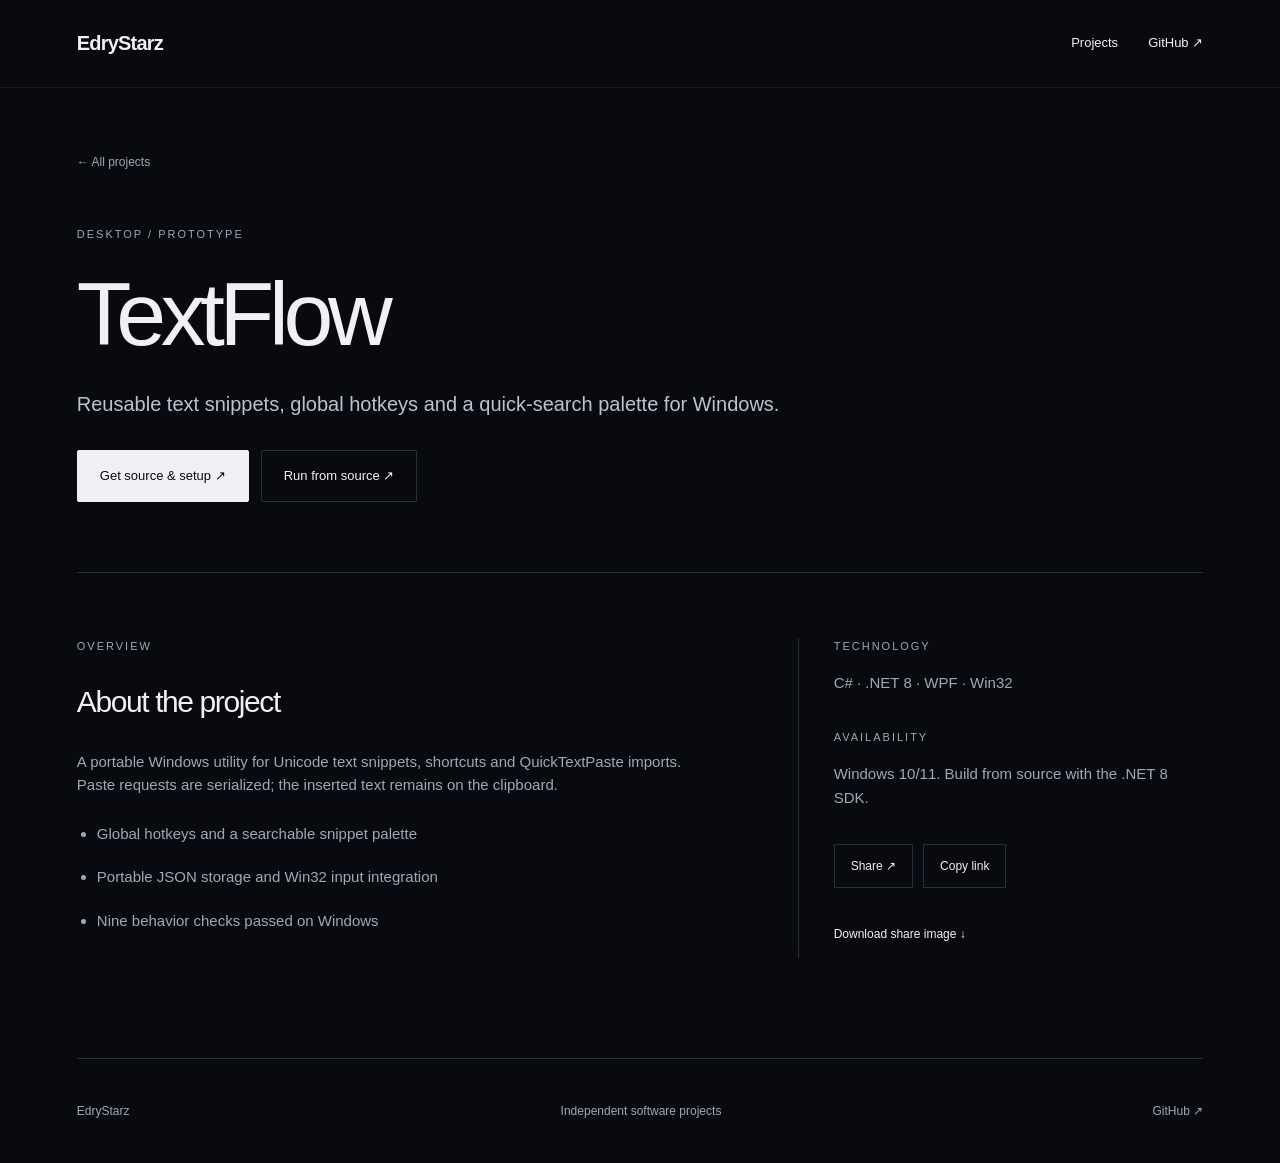
<file: textflow/index.html>
<!doctype html><html lang="en"><head><meta charset="utf-8"><meta name="viewport" content="width=device-width,initial-scale=1"><title>TextFlow — EdryStarz</title><meta name="description" content="Reusable text snippets, global hotkeys and a quick-search palette for Windows."><link rel="canonical" href="https://edrystarz.github.io/textflow/"><meta property="og:type" content="website"><meta property="og:title" content="TextFlow — EdryStarz"><meta property="og:description" content="Reusable text snippets, global hotkeys and a quick-search palette for Windows."><meta property="og:url" content="https://edrystarz.github.io/textflow/"><meta property="og:image" content="https://edrystarz.github.io/assets/textflow.png"><meta property="og:image:width" content="1200"><meta property="og:image:height" content="630"><meta name="twitter:card" content="summary_large_image"><link rel="icon" href="/assets/favicon.svg" type="image/svg+xml"><link rel="stylesheet" href="/style.css"><script src="/script.js" defer></script></head><body><a class="skip" href="#main">Skip to content</a><header class="nav"><a class="brand" href="/">EdryStarz</a><nav aria-label="Main"><a href="/#projects">Projects</a><a href="https://github.com/EdryStarz">GitHub ↗</a></nav></header><main id="main"><section class="project-hero"><a class="back" href="/#projects">← All projects</a><div class="eyebrow">DESKTOP / PROTOTYPE</div><h1>TextFlow</h1><p class="lead">Reusable text snippets, global hotkeys and a quick-search palette for Windows.</p><div class="actions"><a class="button" href="https://github.com/EdryStarz/TextFlow">Get source & setup ↗</a><a class="button secondary" href="https://github.com/EdryStarz/TextFlow#run-from-source">Run from source ↗</a></div></section><section class="detail-grid"><div><div class="eyebrow">OVERVIEW</div><h2>About the project</h2><p>A portable Windows utility for Unicode text snippets, shortcuts and QuickTextPaste imports. Paste requests are serialized; the inserted text remains on the clipboard.</p><ul><li>Global hotkeys and a searchable snippet palette</li><li>Portable JSON storage and Win32 input integration</li><li>Nine behavior checks passed on Windows</li></ul></div><div class="project-info"><div class="eyebrow">TECHNOLOGY</div><p class="stack">C# · .NET 8 · WPF · Win32</p><div class="eyebrow">AVAILABILITY</div><aside>Windows 10/11. Build from source with the .NET 8 SDK.</aside><div class="share"><button type="button" data-share="https://edrystarz.github.io/textflow/">Share ↗</button><button type="button" data-copy="https://edrystarz.github.io/textflow/">Copy link</button></div><a class="text-link" href="/assets/textflow.png" download>Download share image ↓</a></div></section></main><footer><a href="/">EdryStarz</a><p>Independent software projects</p><a href="https://github.com/EdryStarz">GitHub ↗</a></footer><div id="feedback" role="status" aria-live="polite"></div></body></html>
</file>
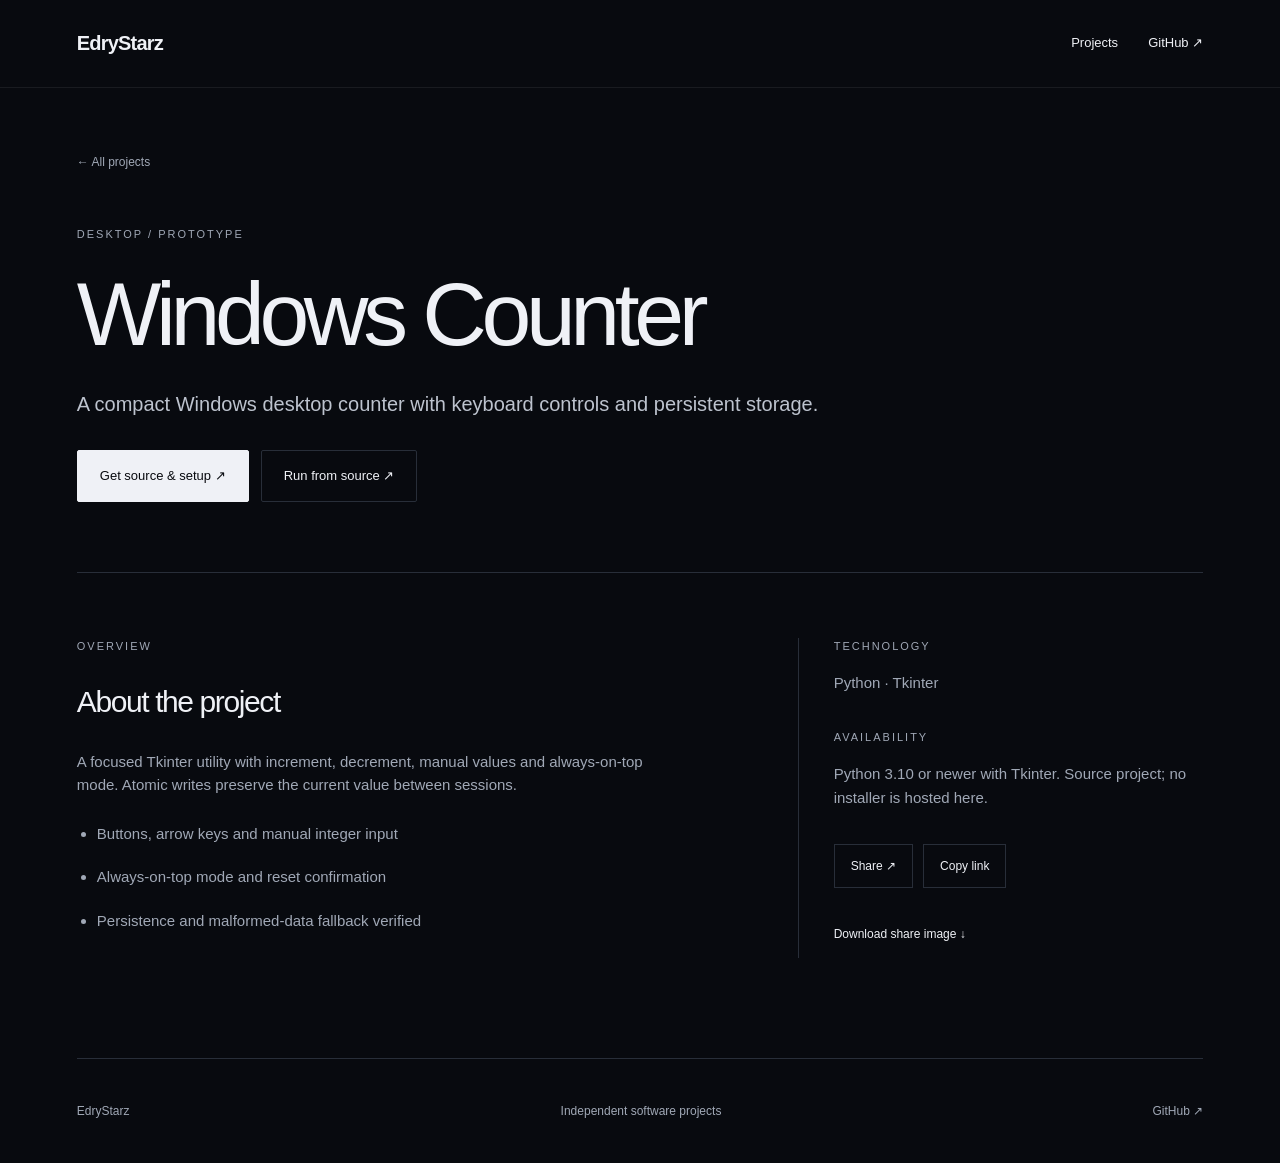
<file: windows-counter/index.html>
<!doctype html><html lang="en"><head><meta charset="utf-8"><meta name="viewport" content="width=device-width,initial-scale=1"><title>Windows Counter — EdryStarz</title><meta name="description" content="A compact Windows desktop counter with keyboard controls and persistent storage."><link rel="canonical" href="https://edrystarz.github.io/windows-counter/"><meta property="og:type" content="website"><meta property="og:title" content="Windows Counter — EdryStarz"><meta property="og:description" content="A compact Windows desktop counter with keyboard controls and persistent storage."><meta property="og:url" content="https://edrystarz.github.io/windows-counter/"><meta property="og:image" content="https://edrystarz.github.io/assets/windows-counter.png"><meta property="og:image:width" content="1200"><meta property="og:image:height" content="630"><meta name="twitter:card" content="summary_large_image"><link rel="icon" href="/assets/favicon.svg" type="image/svg+xml"><link rel="stylesheet" href="/style.css"><script src="/script.js" defer></script></head><body><a class="skip" href="#main">Skip to content</a><header class="nav"><a class="brand" href="/">EdryStarz</a><nav aria-label="Main"><a href="/#projects">Projects</a><a href="https://github.com/EdryStarz">GitHub ↗</a></nav></header><main id="main"><section class="project-hero"><a class="back" href="/#projects">← All projects</a><div class="eyebrow">DESKTOP / PROTOTYPE</div><h1>Windows Counter</h1><p class="lead">A compact Windows desktop counter with keyboard controls and persistent storage.</p><div class="actions"><a class="button" href="https://github.com/EdryStarz/windows-counter">Get source & setup ↗</a><a class="button secondary" href="https://github.com/EdryStarz/windows-counter#run-from-source">Run from source ↗</a></div></section><section class="detail-grid"><div><div class="eyebrow">OVERVIEW</div><h2>About the project</h2><p>A focused Tkinter utility with increment, decrement, manual values and always-on-top mode. Atomic writes preserve the current value between sessions.</p><ul><li>Buttons, arrow keys and manual integer input</li><li>Always-on-top mode and reset confirmation</li><li>Persistence and malformed-data fallback verified</li></ul></div><div class="project-info"><div class="eyebrow">TECHNOLOGY</div><p class="stack">Python · Tkinter</p><div class="eyebrow">AVAILABILITY</div><aside>Python 3.10 or newer with Tkinter. Source project; no installer is hosted here.</aside><div class="share"><button type="button" data-share="https://edrystarz.github.io/windows-counter/">Share ↗</button><button type="button" data-copy="https://edrystarz.github.io/windows-counter/">Copy link</button></div><a class="text-link" href="/assets/windows-counter.png" download>Download share image ↓</a></div></section></main><footer><a href="/">EdryStarz</a><p>Independent software projects</p><a href="https://github.com/EdryStarz">GitHub ↗</a></footer><div id="feedback" role="status" aria-live="polite"></div></body></html>
</file>
<file: style.css>
:root{color-scheme:dark;--bg:#080a0f;--text:#eff1f6;--muted:#a0a8b6;--line:#282e39;--accent:#82baff}*{box-sizing:border-box}html{scroll-behavior:smooth;scroll-padding-top:90px}body{margin:0;background:var(--bg);color:var(--text);font-family:Arial,Helvetica,sans-serif;line-height:1.55}a{color:inherit;text-decoration:none}button{font:inherit;color:inherit;cursor:pointer}a:focus-visible,button:focus-visible{outline:2px solid var(--accent);outline-offset:5px}.skip{position:absolute;top:-100px;z-index:9;background:var(--text);color:var(--bg);padding:12px}.skip:focus{top:10px}.nav{height:88px;padding:0 6%;display:flex;justify-content:space-between;align-items:center;position:absolute;inset:0 0 auto;z-index:2;border-bottom:1px solid #ffffff12}.brand{font-weight:700;font-size:20px;letter-spacing:-.8px}.nav nav{display:flex;gap:30px}.nav nav a{font-size:13px;min-height:44px;display:flex;align-items:center}.hero{position:relative;min-height:760px;height:100svh;max-height:1080px;display:flex;align-items:center;overflow:hidden}.hero-media{position:absolute;inset:0}.hero-media img,.hero-media video{width:100%;height:100%;object-fit:cover;position:absolute}.hero-media:after{content:'';position:absolute;inset:0;background:linear-gradient(90deg,#080a0f 0%,#080a0fbb 30%,#080a0f00 70%),linear-gradient(0deg,#080a0f,transparent 22%)}.hero-copy{position:relative;margin:70px 6% 0;width:60%;max-width:820px}.eyebrow{color:var(--muted);font-size:11px;letter-spacing:2px;margin-bottom:24px}.hero h1{font-size:clamp(60px,7.6vw,122px);line-height:.98;letter-spacing:-.065em;font-weight:500;margin:0 0 32px}.hero h1 span{color:var(--accent)}.hero-copy p{font-size:17px;color:#bdc3ce;margin-bottom:34px}.button{display:inline-flex;align-items:center;justify-content:space-between;gap:36px;min-height:52px;padding:14px 22px;background:var(--text);color:var(--bg);font-size:13px;border:1px solid var(--text);border-radius:2px}.button:hover{background:var(--accent);border-color:var(--accent)}.hero-bottom{position:absolute;bottom:30px;left:6%;right:6%;display:flex;align-items:center;gap:24px;color:var(--muted);font-size:10px;letter-spacing:1.5px}.hero-bottom>a{margin-left:auto;font-size:24px;min-width:44px;min-height:44px;text-align:center}.video-control{background:#080a0f99;border:1px solid var(--line);padding:10px 16px;min-height:44px;font-size:11px;letter-spacing:0}.catalog{padding:110px 6% 90px}.section-heading{margin-bottom:32px}.section-heading .eyebrow{margin-bottom:14px}h2{font-weight:400;font-size:38px;letter-spacing:-1.4px;margin:0 0 24px}.section-heading h2 span{font-size:14px;color:var(--muted);letter-spacing:0;margin-left:20px}.filters{display:flex;flex-wrap:wrap;gap:8px;margin-bottom:32px}.filters button{background:transparent;border:1px solid var(--line);border-radius:2px;min-height:44px;padding:9px 18px;font-size:12px;color:var(--muted)}.filters button[aria-pressed=true]{background:var(--text);color:var(--bg);border-color:var(--text)}.project{display:grid;grid-template-columns:70px 1fr 150px;gap:20px;border-top:1px solid var(--line);padding:32px 0;align-items:center}.project:last-child{border-bottom:1px solid var(--line)}[hidden]{display:none!important}.project-number{align-self:start;color:#7a8597;font-size:12px;padding-top:5px}.card-meta{font-size:11px;color:var(--muted);margin-bottom:10px}.card-meta span{color:#8993a4}.project h3{font-weight:400;font-size:30px;letter-spacing:-.8px;margin:0 0 12px}.project h3 span{font-size:18px;margin-left:18px;color:var(--muted)}.project p{color:var(--muted);font-size:14px;max-width:680px;margin:0}.project-open{font-size:12px;min-height:44px;display:flex;align-items:center;justify-content:flex-end}.project a:hover,.back:hover,.text-link:hover{color:var(--accent)}footer{margin:0 6%;border-top:1px solid var(--line);padding:30px 0;display:flex;justify-content:space-between;gap:24px;align-items:center;font-size:12px;color:var(--muted)}footer p{margin:0}footer a{min-height:44px;display:flex;align-items:center}.project-hero{padding:140px 6% 70px}.back{display:inline-flex;align-items:center;min-height:44px;font-size:12px;color:var(--muted);margin-bottom:42px}.project-hero h1{font-size:clamp(44px,7vw,100px);font-weight:400;letter-spacing:-.06em;line-height:1.05;margin:0 0 28px}.lead{font-size:20px;color:#bdc3ce;max-width:800px;margin-bottom:30px}.actions{display:flex;flex-wrap:wrap;gap:12px}.secondary{background:transparent;color:var(--text);border-color:var(--line)}.secondary:hover{color:var(--bg)}.detail-grid{display:grid;grid-template-columns:1.5fr 1fr;gap:10%;margin:0 6%;padding:65px 0 100px;border-top:1px solid var(--line)}.detail-grid h2{font-size:30px}.detail-grid p,.detail-grid li,aside{font-size:15px;color:var(--muted)}.detail-grid li{padding:10px 0}.detail-grid ul{padding-left:20px}.project-info{border-left:1px solid var(--line);padding-left:35px}.project-info .eyebrow{margin:0 0 16px}.stack{margin-bottom:35px}aside{margin-bottom:35px}.share{display:flex;gap:10px;margin:24px 0}.share button{border:1px solid var(--line);background:transparent;padding:10px 16px;min-height:44px;font-size:12px}.share button:hover{border-color:var(--accent)}.text-link{font-size:12px;display:inline-flex;align-items:center;min-height:44px}#feedback:not(:empty){position:fixed;bottom:24px;left:50%;transform:translateX(-50%);background:var(--text);color:var(--bg);padding:14px 24px;z-index:8;font-size:13px;max-width:90%;border-radius:2px}@media(min-width:1700px){.catalog,.project-hero,.detail-grid{max-width:1550px;margin-left:auto;margin-right:auto}}@media(max-width:700px){.nav{height:72px}.nav nav{gap:20px}.hero{min-height:720px;max-height:900px}.hero-media img,.hero-media video{object-position:65% center}.hero-media:after{background:linear-gradient(90deg,#080a0fe8,#080a0f88),linear-gradient(0deg,#080a0f,transparent 60%)}.hero-copy{width:88%;margin-top:40px}.hero h1{font-size:64px}.hero-copy p{font-size:15px}.hero-bottom{gap:12px;letter-spacing:.8px}.hero-bottom>span{font-size:9px}.catalog{padding-top:65px}h2{font-size:30px}.section-heading h2 span{margin-left:8px}.project{grid-template-columns:26px 1fr;gap:12px;padding:26px 0}.project h3{font-size:25px}.project-open{grid-column:2;justify-content:flex-start;min-height:44px}.project p{font-size:13px}.project-hero{padding-top:110px}.lead{font-size:17px}.detail-grid{grid-template-columns:1fr;gap:40px;padding:45px 0 65px}.project-info{border-left:0;border-top:1px solid var(--line);padding:35px 0 0}footer{flex-wrap:wrap;gap:12px}footer p{order:3;width:100%}.video-control{padding:8px;font-size:10px}}@media(prefers-reduced-motion:reduce){html{scroll-behavior:auto}.hero-media video{display:none}}
</file>
